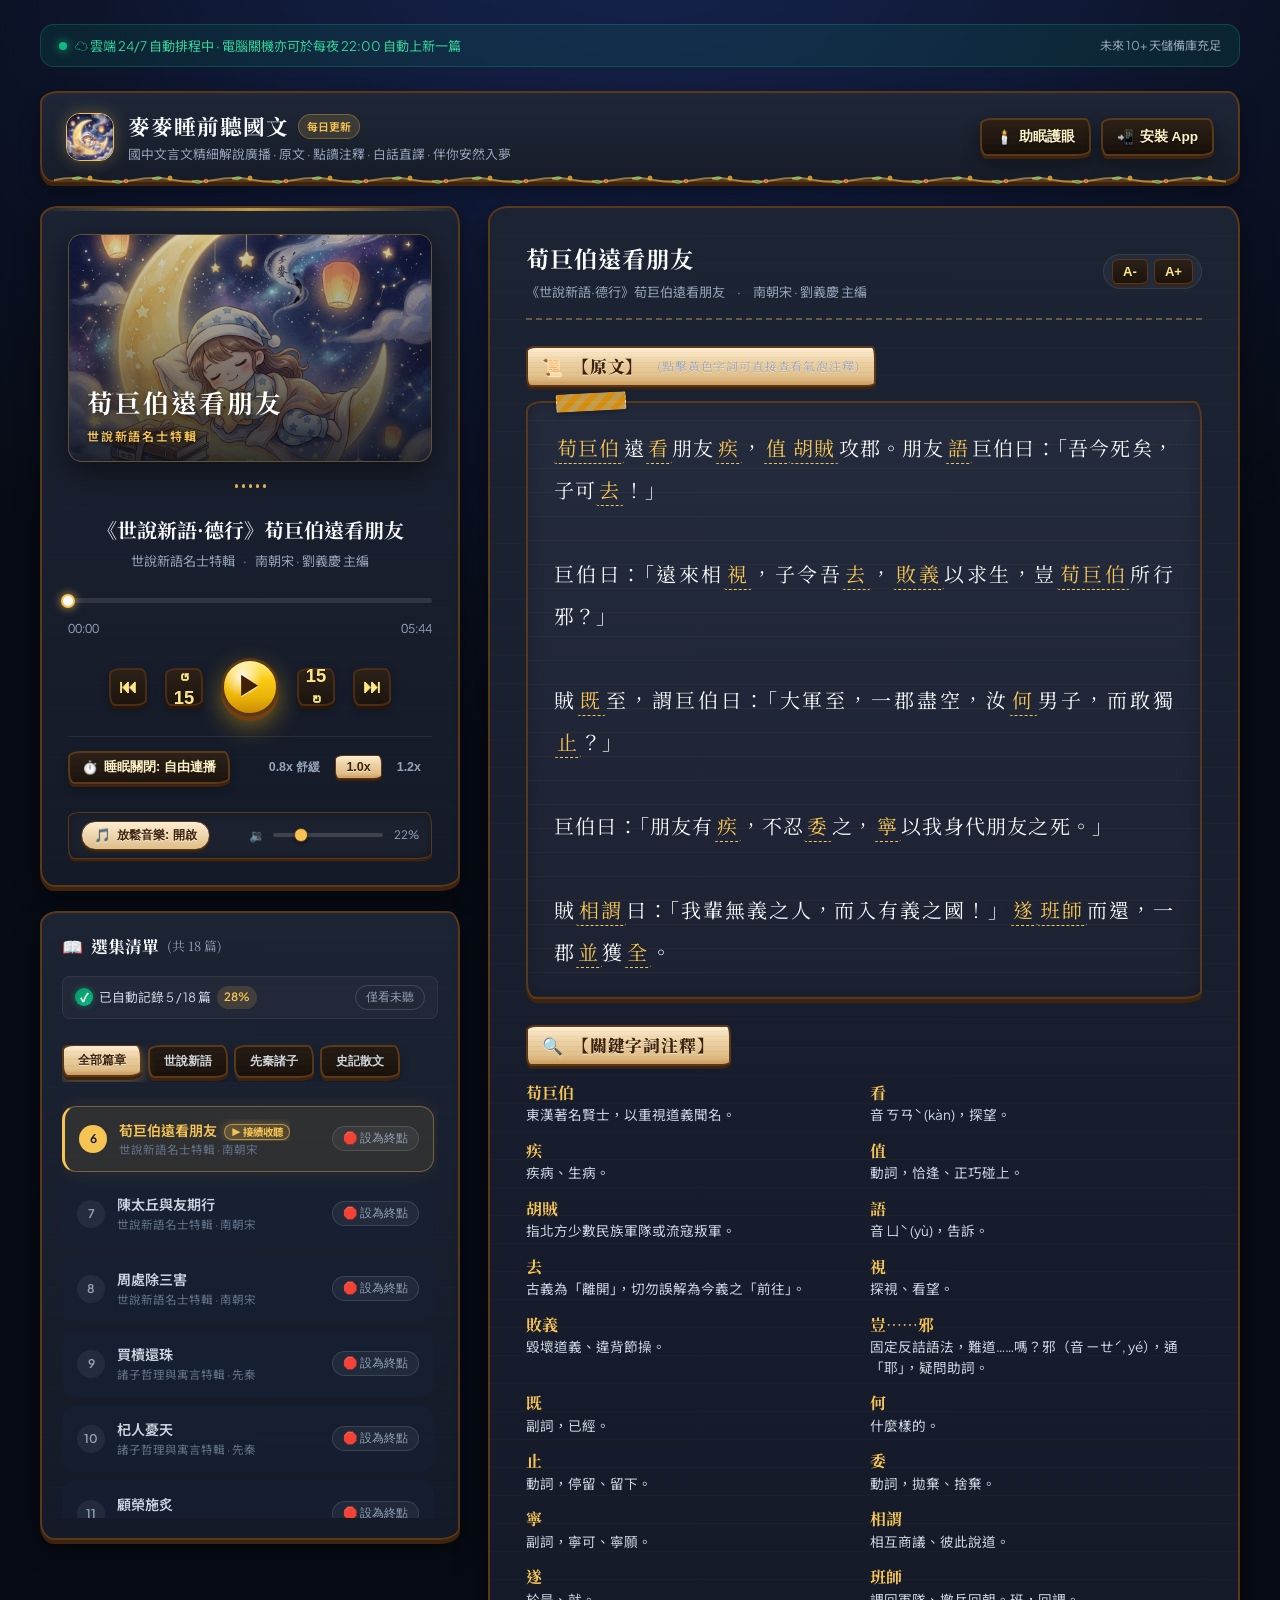
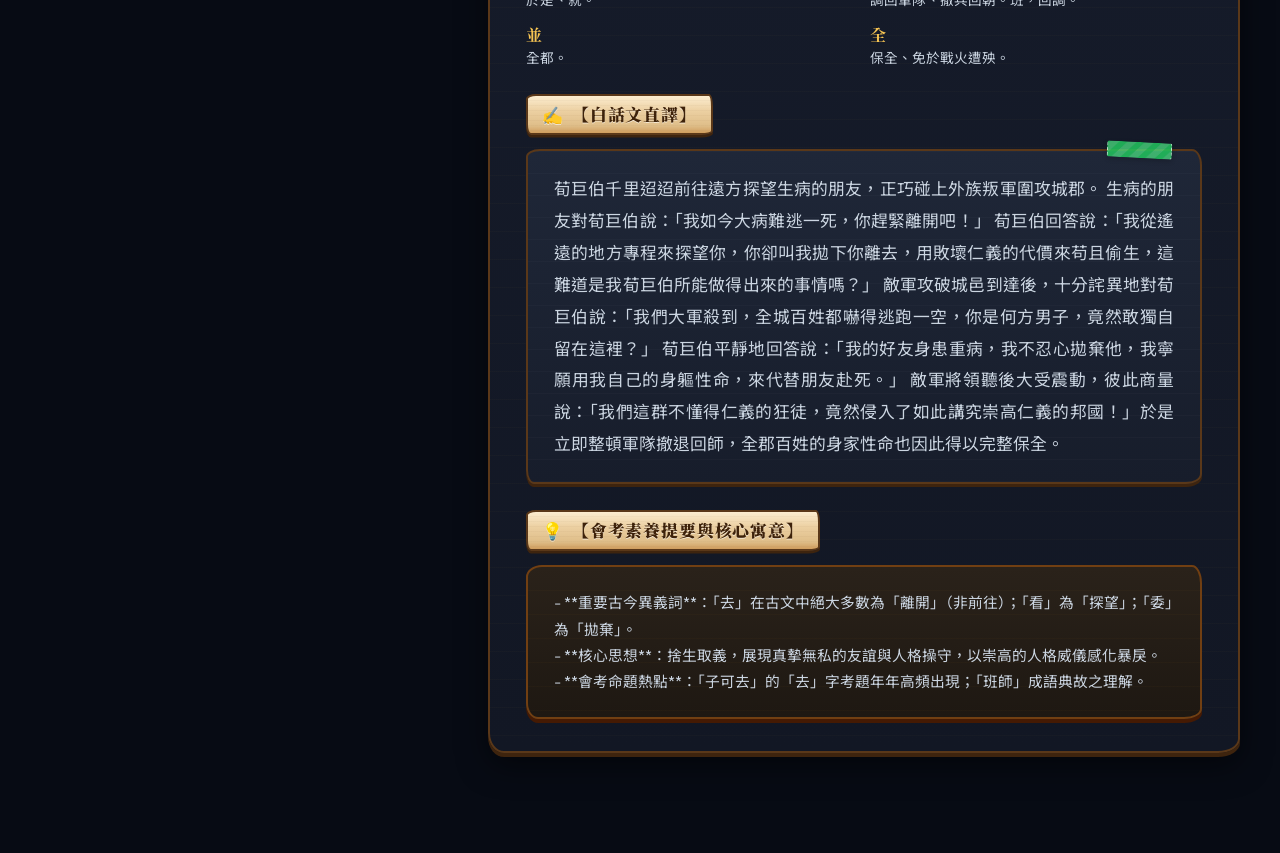
<file: docs/index.html>
<!DOCTYPE html>
<html lang="zh-TW">
<head>
  <meta charset="UTF-8">
  <meta name="viewport" content="width=device-width, initial-scale=1.0, maximum-scale=1.0, user-scalable=no">
  <title><span class="brand-title-text">麥麥睡前聽國文</span> 🌙 國中會考文言文睡眠廣播 | 逐篇白話直譯</title>
  <meta name="description" content="專為國中會考學生設計的文言文睡前聆聽平台，每日雲端定時自動上新一篇，逐篇客觀解讀世說新語與先秦諸子原文、字詞釋義與白話文直譯，支援關閉螢幕背景播放、智慧定篇關閉與夜間護眼模式。">
  
  <!-- PWA Manifest & Web App Meta -->
  <link rel="manifest" href="manifest.json">
  <meta name="theme-color" content="#070b14">
  <meta name="mobile-web-app-capable" content="yes">
  <meta name="apple-mobile-web-app-capable" content="yes">
  <meta name="apple-mobile-web-app-status-bar-style" content="black-translucent">
  <meta name="apple-mobile-web-app-title" content="麥麥睡前聽國文">
  <link rel="apple-touch-icon" href="assets/icon-192.png">

  <!-- 引入 Google Fonts (古典襯線思源宋體 + 現代清晰無襯線字體) -->
  <link rel="preconnect" href="https://fonts.googleapis.com">
  <link rel="preconnect" href="https://fonts.gstatic.com" crossorigin>
  <link href="https://fonts.googleapis.com/css2?family=Noto+Serif+TC:wght@500;700;900&family=Plus+Jakarta+Sans:wght@400;500;600;700&family=Noto+Sans+TC:wght@400;500;700&display=swap" rel="stylesheet">

  <link rel="stylesheet" href="styles.css?v=2.0.0">

  <!-- LINE 內嵌防呆與 Standalone 即刻判定腳本 -->
  <script>
    (function() {
      try {
        var ua = (navigator.userAgent || '').toLowerCase();
        if (ua.indexOf('line') > -1 && window.location.search.indexOf('openExternalBrowser=1') === -1) {
          var sep = window.location.href.indexOf('?') > -1 ? '&' : '?';
          window.location.href = window.location.href + sep + 'openExternalBrowser=1';
        }
        var isPWA = (window.matchMedia && (
                        window.matchMedia('(display-mode: standalone)').matches ||
                        window.matchMedia('(display-mode: fullscreen)').matches ||
                        window.matchMedia('(display-mode: minimal-ui)').matches
                    )) ||
                    window.navigator.standalone === true ||
                    window.location.search.indexOf('source=pwa') !== -1 ||
                    localStorage.getItem('sleep_classics_pwa_installed') === 'true';

        if (isPWA) {
          document.documentElement.classList.add('is-pwa-standalone');
        }
      } catch (e) {}

      // Service Worker 註冊與更新
      if ('serviceWorker' in navigator) {
        window.addEventListener('load', function() {
          navigator.serviceWorker.register('sw.js?v=101').then(function(reg) {
            if (typeof reg.update === 'function') reg.update();
          }).catch(function(err) {
            console.warn('SW register error:', err);
          });
        });
      }
    })();
  </script>
</head>
<body>

  <!-- 助眠星空背景微光 -->
  <div class="ambient-stars" id="ambientStars"></div>

  <!-- 主容器 -->
  <div class="app-container">
    
    <!-- 雲端排程自動更新狀態橫幅 -->
    <div class="cloud-status-banner">
      <div class="cloud-status-left">
        <span class="pulse-dot"></span>
        <span id="cloudStatusText">☁️ 雲端 24/7 自動排程中 · 電腦關機亦可於每夜 22:00 自動上新一篇</span>
      </div>
      <div class="cloud-status-right" id="cloudBufferText">
        未來 10+ 天儲備庫充足
      </div>
    </div>

    <!-- 頂部 Header -->
    <header class="header-bar">
      <div class="brand-wrapper">
        <img src="assets/icon-192.png" alt="麥麥" class="brand-logo-img">
        <div>
          <h1 class="brand-title">
            麥麥睡前聽國文
            <span class="brand-badge">每日更新</span>
          </h1>
          <p class="brand-subtitle">國中文言文精細解說廣播 · 原文 · 點讀注釋 · 白話直譯 · 伴你安然入夢</p>
        </div>
      </div>

      <div class="header-actions">
        <!-- OLED 純黑護眼模式切換 -->
        <button class="btn-action" id="btnToggleOled" title="開啟/關閉極致護眼睡眠模式（零藍光深邃黑）">
          <span id="oledIcon">🕯️</span>
          <span id="oledText">助眠護眼</span>
        </button>

        <!-- PWA 安裝按鈕 -->
        <button class="btn-action" id="btnInstallPwa" onclick="triggerPWAInstall()" title="安裝為手機/桌面 App">
          <span>📲</span>
          <span>安裝 App</span>
        </button>
      </div>
    </header>

    <!-- 行動版專用頂部吸頂導航分頁 (徹底解決手機版滑動卡頓與篇章找不到問題) -->
    <nav class="mobile-segmented-nav" id="mobileSegmentedNav">
      <button class="mobile-nav-btn active" data-tab="player" id="tabBtnPlayer">
        <span class="nav-btn-icon">🎧</span>
        <span class="nav-btn-text">正在播放</span>
      </button>
      <button class="mobile-nav-btn" data-tab="playlist" id="tabBtnPlaylist">
        <span class="nav-btn-icon">📖</span>
        <span class="nav-btn-text">選集清單</span>
        <span class="nav-btn-badge" id="mobileTabPlaylistCount">12</span>
      </button>
      <button class="mobile-nav-btn" data-tab="reading" id="tabBtnReading">
        <span class="nav-btn-icon">📜</span>
        <span class="nav-btn-text">文言精讀</span>
      </button>
    </nav>

    <!-- 主版面 Layout -->
    <main class="main-layout" id="mainLayout" data-mobile-tab="player">

      <!-- 左側欄：核心播放器與篇章清單 -->
      <section class="left-panel" id="mainLeftPanel">
        
        <!-- 播放器卡片 -->
        <div class="player-card" id="mainPlayerCard">
          <!-- 封面卡片 (麥麥童話繪本風插畫封面) -->
          <div class="track-art-box" id="playerArtBox">
            <img src="assets/cover.png" alt="麥麥睡前聽國文封面" class="track-cover-image" id="playerCoverImg">
            <div class="track-art-gradient-overlay"></div>
            <div class="track-art-text-container">
              <div class="track-art-chinese" id="playerCoverText">世說新語</div>
              <div class="track-art-sub" id="playerCoverSub">CLASSICAL BROADCAST</div>
            </div>
            <div class="track-art-halo"></div>
          </div>

          <!-- 音訊頻譜波形動畫 -->
          <div class="live-visualizer-bar" id="liveVisualizer">
            <div class="viz-stick"></div>
            <div class="viz-stick"></div>
            <div class="viz-stick"></div>
            <div class="viz-stick"></div>
            <div class="viz-stick"></div>
          </div>

          <!-- 曲目名稱與出處 -->
          <div class="track-info-header">
            <h2 class="track-current-title" id="playerTrackTitle">載入中...</h2>
            <div class="track-current-meta">
              <span id="playerTrackCategory">國中會考文言文</span>
              <span>·</span>
              <span id="playerTrackAuthor">經典解讀</span>
            </div>
          </div>

          <!-- 進度條 -->
          <div class="progress-container">
            <div class="progress-slider-wrapper" id="progressWrapper">
              <div class="progress-track">
                <div class="progress-fill" id="progressFill"></div>
              </div>
              <div class="progress-thumb" id="progressThumb"></div>
            </div>
            <div class="progress-time-row">
              <span id="timeCurrent">00:00</span>
              <span id="timeDuration">--:--</span>
            </div>
          </div>

          <!-- 播放控制按鈕 -->
          <div class="player-controls-row">
            <!-- 上一首 -->
            <button class="ctrl-btn" id="btnPrev" title="上一篇章">⏮</button>
            <!-- 快退 15 秒 -->
            <button class="ctrl-btn" id="btnRewind" title="倒退 15 秒">↺ 15</button>
            <!-- 播放 / 暫停 -->
            <button class="ctrl-btn btn-play-pause" id="btnPlayPause" title="播放 / 暫停">▶</button>
            <!-- 快進 15 秒 -->
            <button class="ctrl-btn" id="btnForward" title="前進 15 秒">15 ↻</button>
            <!-- 下一首 -->
            <button class="ctrl-btn" id="btnNext" title="下一篇章">⏭</button>
          </div>

          <!-- 播放計畫排程提示條 (當設定了定篇停止時亮起) -->
          <div class="queue-plan-alert" id="queuePlanAlert" style="display: none;">
            <span class="queue-plan-icon">🌙</span>
            <span class="queue-plan-text" id="queuePlanText">播完當前篇後停止</span>
            <button class="queue-plan-cancel" id="btnCancelQueuePlan" title="取消自動停止計畫">取消</button>
          </div>

          <!-- 輔助設定列：睡眠定時器與倍速切換 -->
          <div class="player-aux-bar">
            <!-- 睡眠定時 / 篇數停止選單按鈕 -->
            <button class="timer-chip" id="btnOpenSleepTimer" title="設定睡眠定時或連播篇數後自動停止">
              <span>⏱️</span>
              <span id="sleepTimerBadgeText">睡眠關閉: 自由連播</span>
            </button>

            <!-- 倍速切換 -->
            <div class="speed-selector-group">
              <button class="speed-btn" data-speed="0.8">0.8x 舒緩</button>
              <button class="speed-btn active" data-speed="1.0">1.0x</button>
              <button class="speed-btn" data-speed="1.2">1.2x</button>
            </div>
          </div>

          <!-- 睡前放鬆背景音樂控制列 (獨立音軌、柔和底襯、伴隨解說) -->
          <div class="bgm-control-bar" id="bgmControlBar">
            <button class="bgm-chip active" id="btnToggleBgm" title="開啟或關閉睡前放鬆背景音樂">
              <span class="bgm-icon">🎵</span>
              <span id="bgmBadgeText">放鬆音樂: 開啟</span>
            </button>
            <div class="bgm-slider-wrap" title="滑動調節背景音樂音量">
              <span class="bgm-vol-icon">🔉</span>
              <input type="range" id="bgmVolRange" class="bgm-vol-range" min="0" max="100" value="22" step="2" />
              <span id="bgmVolPercent" class="bgm-vol-percent">22%</span>
            </div>
          </div>

          <!-- 手機版快速查看選集按鈕 -->
          <button class="btn-mobile-jump-playlist" id="btnMobileJumpPlaylist" title="查看全部篇章選集">
            <span>📖</span>
            <span id="btnJumpPlaylistText">查看全部篇章選集清單</span>
            <span class="jump-arrow">❯</span>
          </button>
        </div>

        <!-- 播放清單卡片 -->
        <div class="playlist-card" id="mainPlaylistCard">
          <div class="playlist-header">
            <h3 class="playlist-title">
              <span>📖</span>
              <span>選集清單</span>
              <span style="font-size: 0.8rem; color: var(--text-muted); font-weight: 400;" id="playlistCount"></span>
            </h3>
          </div>

          <!-- 裝置收聽進度與已聽篩選 (播放完畢自動打勾記錄，免手動操作) -->
          <div class="listening-tracker-box" id="listeningTrackerBox">
            <div class="listening-stat-info">
              <span class="stat-check-badge">✓</span>
              <span id="listeningStatText">已自動記錄 0 / 18 篇</span>
              <span class="listening-progress-pill" id="listeningProgressPercent">0%</span>
            </div>
            <button class="filter-unread-toggle" id="btnFilterUnreadToggle" title="切換只顯示尚未聽過的篇章">
              <span>僅看未聽</span>
            </button>
          </div>

          <!-- 分類標籤切換 -->
          <div class="category-tabs" id="categoryTabs">
            <button class="cat-tab active" data-category="ALL">全部篇章</button>
            <button class="cat-tab" data-category="世說新語名士特輯">世說新語</button>
            <button class="cat-tab" data-category="諸子哲理與寓言特輯">先秦諸子</button>
            <button class="cat-tab" data-category="史記與經典散文特輯">史記散文</button>
          </div>

          <!-- 清單內容列表 -->
          <div class="playlist-items" id="playlistItems">
            <!-- 由 JavaScript 動態渲染 -->
          </div>
        </div>

      </section>

      <!-- 右側欄：文言文圖文對照與逐篇解析區 -->
      <section class="right-panel" id="mainReadingPanel">
        
        <article class="reading-card">
          <!-- 閱讀工具列 -->
          <div class="reading-toolbar">
            <div class="reading-title-group">
              <h2 class="reading-chapter-title" id="readingChapterTitle">王羲之坦腹東床</h2>
              <div class="reading-chapter-meta">
                <span id="readingChapterSource">《世說新語·雅量》</span>
                <span>·</span>
                <span id="readingChapterAuthor">劉義慶 主編</span>
              </div>
            </div>

            <!-- 字體縮放按鈕 -->
            <div class="font-size-controls">
              <button class="btn-font" id="btnFontDec" title="縮小字體">A-</button>
              <button class="btn-font" id="btnFontInc" title="放大字體">A+</button>
            </div>
          </div>

          <!-- 內容區 1：原文 (古典大字排版 + 點詞即時浮動注釋) -->
          <div class="section-block">
            <div class="section-label">
              <span>📜</span>
              <span>【原文】</span>
              <small style="font-size: 0.74rem; color: var(--text-muted); margin-left: 6px; font-weight: normal;">(點擊黃色字詞可直接查看氣泡注釋)</small>
            </div>
            <div class="original-box" id="originalBoxContainer">
              <p class="original-text-content" id="readingOriginalText">
                載入原文中...
              </p>
              <!-- 懸浮注釋氣泡 -->
              <div class="word-popover" id="wordPopover">
                <div class="popover-term" id="popoverTerm">詞彙</div>
                <div class="popover-note" id="popoverNote">釋義載入中...</div>
              </div>
            </div>
          </div>

          <!-- 內容區 2：關鍵字詞注釋 (卡片網格) -->
          <div class="section-block">
            <div class="section-label">
              <span>🔍</span>
              <span>【關鍵字詞注釋】</span>
            </div>
            <div class="vocab-grid" id="readingVocabGrid">
              <!-- 由 JavaScript 動態生成注釋卡片 -->
            </div>
          </div>

          <!-- 內容區 3：白話文直譯 -->
          <div class="section-block">
            <div class="section-label">
              <span>✍️</span>
              <span>【白話文直譯】</span>
            </div>
            <div class="translation-box">
              <p class="translation-text" id="readingTranslationText">
                載入直譯中...
              </p>
            </div>
          </div>

          <!-- 內容區 4：會考素養提要與核心寓意 -->
          <div class="section-block">
            <div class="section-label">
              <span>💡</span>
              <span>【會考素養提要與核心寓意】</span>
            </div>
            <div class="exam-points-box">
              <p class="exam-points-text" id="readingExamPointsText">
                載入會考要點中...
              </p>
            </div>
          </div>

        </article>

      </section>

    </main>

  </div>

  <!-- 睡眠定時與定篇關閉彈窗 (Sleep Timer & Episode Queue Modal) -->
  <div class="modal-overlay" id="sleepTimerModal">
    <div class="modal-dialog">
      <div class="modal-header">
        <h3 class="modal-title">
          <span>🌙</span>
          <span>睡眠自動停止設定</span>
        </h3>
        <button class="modal-close" id="btnCloseSleepTimer">✕</button>
      </div>

      <div class="timer-fade-tip">
        <span>✨</span>
        <span>智慧漸弱：在結束前最後 30 秒自動緩慢淡出音量，溫柔伴您入眠不驚醒。</span>
      </div>

      <!-- 模式 1：依篇數自動停止（睡前精準控制，推薦） -->
      <div class="modal-section-title">
        <span>📚 依篇數自動停止（推薦睡前聽 2~3 篇）</span>
      </div>
      <div class="timer-options-grid episode-options-grid">
        <button class="timer-opt-btn ep-opt-btn" data-episodes="1">
          <span>聽 1 篇即停</span>
          <small style="color: var(--text-muted);">約 4~5 分鐘</small>
        </button>
        <button class="timer-opt-btn ep-opt-btn" data-episodes="2">
          <span>聽 2 篇即停</span>
          <small style="color: var(--text-muted);">約 8~10 分鐘</small>
        </button>
        <button class="timer-opt-btn ep-opt-btn" data-episodes="3">
          <span>聽 3 篇即停</span>
          <small style="color: var(--accent-gold);">約 15 分鐘 · 推薦</small>
        </button>
        <button class="timer-opt-btn ep-opt-btn" data-episodes="4">
          <span>聽 4 篇即停</span>
          <small style="color: var(--text-muted);">約 18~20 分鐘</small>
        </button>
      </div>

      <!-- 模式 2：依時間倒數自動停止 -->
      <div class="modal-section-title" style="margin-top: 14px;">
        <span>⏱️ 依時間倒數自動停止</span>
      </div>
      <div class="timer-options-grid">
        <button class="timer-opt-btn" data-minutes="15">
          <span>15 分鐘</span>
          <small style="color: var(--text-muted);">小憩微放鬆</small>
        </button>
        <button class="timer-opt-btn" data-minutes="30">
          <span>30 分鐘</span>
          <small style="color: var(--text-muted);">睡前黃金期</small>
        </button>
        <button class="timer-opt-btn" data-minutes="45">
          <span>45 分鐘</span>
          <small style="color: var(--text-muted);">深度沉浸聽</small>
        </button>
        <button class="timer-opt-btn" data-minutes="60">
          <span>60 分鐘</span>
          <small style="color: var(--text-muted);">整夜安穩眠</small>
        </button>
        <button class="timer-opt-btn" data-minutes="off" style="grid-column: span 2; background: rgba(239, 68, 68, 0.1); border-color: rgba(239, 68, 68, 0.3); color: #f87171;">
          <span>取消自動停止 · 自由連續播放</span>
        </button>
      </div>
    </div>
  </div>

  <!-- 手機端吸底迷你播放條 (切換到選集清單或閱讀模式時常駐浮現) -->
  <div class="mobile-mini-player" id="mobileMiniPlayer">
    <img src="assets/icon-192.png" alt="封面" class="mini-player-thumb" id="miniPlayerThumb">
    <div class="mini-player-info" id="miniPlayerInfo">
      <div class="mini-player-title" id="miniPlayerTitle">王羲之坦腹東床</div>
      <div class="mini-player-sub" id="miniPlayerSub">世說新語名士特輯</div>
    </div>
    <div class="mini-player-actions">
      <button class="mini-btn-play" id="miniBtnPlayPause" title="播放 / 暫停">▶</button>
      <button class="mini-btn-next" id="miniBtnNext" title="下一篇">⏭</button>
    </div>
  </div>

  <!-- 音訊實例 (Audio Engine: playsinline 支援手機鎖定螢幕與背景播放) -->
  <audio id="audioEngine" playsinline webkit-playsinline preload="auto"></audio>

  <!-- 放鬆背景音樂實例 (Ambient Sleep Music: 獨立音軌、柔和底襯、無縫循環) -->
  <audio id="bgmAudio" playsinline webkit-playsinline loop preload="auto" src="audio/bgm_sleep_relax.m4a"></audio>

  <!-- 應用程式邏輯腳本 -->
  <script src="app.js"></script>

</body>
</html>
</file>
<file: docs/styles.css>
/* ==========================================================================
   國中會考文言文睡眠廣播 - 極致護眼暗夜美學 (Celestial Night Design System)
   聯合 UI / UX 設計師精雕細琢版本：
   - 專為床頭睡前場景優化 (零藍光干擾、超低記憶體佔用、柔和微光)
   - 點詞即時浮動注釋氣泡 (Interactive Word Popover)
   - 動態音訊頻譜波形 (Equalizer Spectrum)
   - 智慧睡眠漸弱控制 (30s Gentle Audio Fade-out)
   ========================================================================== */

:root {
  /* 核心色譜：深邃午夜、靜謐月光金、琥珀柔光 */
  --bg-primary: #070b14;
  --bg-gradient: radial-gradient(circle at 50% -20%, #172554 0%, #070b14 75%);
  --surface-glass: rgba(15, 23, 42, 0.72);
  --surface-card: rgba(22, 33, 56, 0.55);
  --surface-card-hover: rgba(30, 45, 76, 0.75);
  --surface-highlight: rgba(246, 196, 83, 0.08);

  --border-glass: rgba(255, 255, 255, 0.08);
  --border-focus: rgba(246, 196, 83, 0.45);
  
  --accent-gold: #f6c453;
  --accent-gold-hover: #fde047;
  --accent-gold-glow: rgba(246, 196, 83, 0.35);
  --accent-amber: #f59e0b;
  --accent-emerald: #10b981;
  --accent-cyan: #38bdf8;
  
  --text-main: #f8fafc;
  --text-secondary: #cbd5e1;
  --text-muted: #94a3b8;
  --text-dark: #64748b;

  --font-serif: "Noto Serif TC", "Source Han Serif TC", "Songti SC", serif;
  --font-sans: "Plus Jakarta Sans", "Noto Sans TC", system-ui, -apple-system, sans-serif;

  --radius-sm: 8px;
  --radius-md: 14px;
  --radius-lg: 22px;
  --radius-full: 9999px;
  
  --shadow-glow: 0 0 35px rgba(246, 196, 83, 0.2);
  --shadow-card: 0 10px 30px -10px rgba(0, 0, 0, 0.55);
  --transition-smooth: all 0.28s cubic-bezier(0.4, 0, 0.2, 1);
}

/* OLED 極致深邃睡眠暗屏模式 (純黑+微光琥珀，零藍光干擾) */
html.oled-mode {
  --bg-primary: #000000 !important;
  --bg-gradient: #000000 !important;
  --surface-glass: #090909 !important;
  --surface-card: #0d0d0d !important;
  --surface-card-hover: #141414 !important;
  --surface-highlight: rgba(217, 119, 6, 0.12) !important;
  --border-glass: #181818 !important;
  --border-focus: rgba(217, 119, 6, 0.5) !important;
  --accent-gold: #d97706 !important;
  --accent-gold-hover: #b45309 !important;
  --accent-gold-glow: rgba(217, 119, 6, 0.25) !important;
  --text-main: #e2a855 !important;
  --text-secondary: #a37233 !important;
  --text-muted: #785223 !important;
  --text-dark: #4a3417 !important;
  filter: contrast(0.92) brightness(0.85);
}

/* Reset & 基礎設定 */
*, *::before, *::after {
  box-sizing: border-box;
  margin: 0;
  padding: 0;
  -webkit-tap-highlight-color: transparent;
}

body {
  background-color: var(--bg-primary);
  background-image: var(--bg-gradient);
  background-attachment: fixed;
  color: var(--text-secondary);
  font-family: var(--font-sans);
  line-height: 1.6;
  min-height: 100vh;
  overflow-x: hidden;
  position: relative;
  transition: background 0.5s ease, color 0.5s ease;
}

/* 助眠星空微光動態背景 */
.ambient-stars {
  position: fixed;
  inset: 0;
  pointer-events: none;
  z-index: 0;
  background-image: 
    radial-gradient(1.5px 1.5px at 15% 20%, rgba(255, 255, 255, 0.45), transparent),
    radial-gradient(1px 1px at 35% 65%, rgba(246, 196, 83, 0.5), transparent),
    radial-gradient(2px 2px at 75% 25%, rgba(255, 255, 255, 0.55), transparent),
    radial-gradient(1.5px 1.5px at 85% 75%, rgba(56, 189, 248, 0.4), transparent),
    radial-gradient(1px 1px at 50% 40%, rgba(255, 255, 255, 0.3), transparent);
  opacity: 0.75;
  animation: starTwinkle 8s ease-in-out infinite alternate;
}

@keyframes starTwinkle {
  0% { opacity: 0.5; transform: scale(1); }
  50% { opacity: 0.85; transform: scale(1.02); }
  100% { opacity: 0.6; transform: scale(0.99); }
}

/* 應用主容器 */
.app-container {
  position: relative;
  z-index: 1;
  max-width: 1240px;
  margin: 0 auto;
  padding: 24px 20px 100px;
  display: flex;
  flex-direction: column;
  gap: 24px;
}

/* 雲端自動更新狀態橫幅 */
.cloud-status-banner {
  display: flex;
  align-items: center;
  justify-content: space-between;
  padding: 10px 18px;
  background: rgba(16, 185, 129, 0.1);
  border: 1px solid rgba(16, 185, 129, 0.25);
  border-radius: var(--radius-md);
  font-size: 0.82rem;
  color: #34d399;
}

.cloud-status-left {
  display: flex;
  align-items: center;
  gap: 8px;
}

.pulse-dot {
  width: 8px;
  height: 8px;
  border-radius: 50%;
  background: #10b981;
  box-shadow: 0 0 10px #10b981;
  animation: pulseDot 2s infinite;
}

@keyframes pulseDot {
  0%, 100% { opacity: 1; transform: scale(1); }
  50% { opacity: 0.4; transform: scale(0.85); }
}

.cloud-status-right {
  font-size: 0.76rem;
  color: var(--text-muted);
}

/* 頂部導航欄 (Header) */
.header-bar {
  display: flex;
  align-items: center;
  justify-content: space-between;
  padding: 16px 24px;
  background: var(--surface-glass);
  backdrop-filter: blur(16px);
  -webkit-backdrop-filter: blur(16px);
  border: 1px solid var(--border-glass);
  border-radius: var(--radius-lg);
  box-shadow: var(--shadow-card);
}

.brand-wrapper {
  display: flex;
  align-items: center;
  gap: 14px;
}

.brand-logo-img {
  width: 48px;
  height: 48px;
  border-radius: var(--radius-md);
  object-fit: cover;
  border: 1.5px solid var(--accent-gold);
  box-shadow: 0 0 16px rgba(246, 196, 83, 0.3);
  flex-shrink: 0;
}

.brand-icon {
  width: 44px;
  height: 44px;
  border-radius: var(--radius-md);
  background: linear-gradient(135deg, #1e293b, #0f172a);
  border: 1.5px solid var(--accent-gold);
  display: flex;
  align-items: center;
  justify-content: center;
  color: var(--accent-gold);
  font-size: 22px;
  box-shadow: 0 0 15px rgba(246, 196, 83, 0.2);
}

.brand-title {
  flex-wrap: wrap;
}
.brand-title-text {
  display: inline-block;
  white-space: nowrap;
}
.brand-title {
  font-family: var(--font-serif);
  font-size: 1.35rem;
  font-weight: 700;
  color: var(--text-main);
  letter-spacing: 0.05em;
  display: flex;
  align-items: center;
  gap: 8px;
}

.brand-badge {
  font-size: 0.68rem;
  padding: 3px 8px;
  background: rgba(246, 196, 83, 0.15);
  border: 1px solid rgba(246, 196, 83, 0.3);
  color: var(--accent-gold);
  border-radius: var(--radius-full);
  font-family: var(--font-sans);
  font-weight: 600;
  letter-spacing: 0;
}

.brand-subtitle {
  font-size: 0.8rem;
  color: var(--text-muted);
}

.header-actions {
  display: flex;
  align-items: center;
  gap: 10px;
}

/* 通用按鈕樣式 */
.btn-action {
  background: rgba(255, 255, 255, 0.05);
  border: 1px solid var(--border-glass);
  color: var(--text-secondary);
  padding: 8px 14px;
  border-radius: var(--radius-full);
  font-size: 0.85rem;
  cursor: pointer;
  display: inline-flex;
  align-items: center;
  gap: 6px;
  transition: var(--transition-smooth);
}

.btn-action:hover {
  background: rgba(255, 255, 255, 0.1);
  color: var(--text-main);
  border-color: var(--border-focus);
}

.btn-action.active {
  background: var(--surface-highlight);
  border-color: var(--accent-gold);
  color: var(--accent-gold);
}

/* ==========================================================================
   主要版面結構 (Grid Layout)
   ========================================================================== */
.main-layout {
  display: grid;
  grid-template-columns: 420px 1fr;
  gap: 28px;
  align-items: start;
}

@media (max-width: 980px) {
  .main-layout {
    grid-template-columns: 1fr;
  }
}

/* 左側欄：播放器與清單控制器 */
.left-panel {
  display: flex;
  flex-direction: column;
  gap: 24px;
  position: sticky;
  top: 24px;
}

/* ==========================================================================
   核心播放器卡片 (Player Card)
   ========================================================================== */
.player-card {
  background: var(--surface-glass);
  backdrop-filter: blur(20px);
  -webkit-backdrop-filter: blur(20px);
  border: 1px solid var(--border-glass);
  border-radius: var(--radius-lg);
  padding: 26px;
  box-shadow: var(--shadow-card), 0 0 40px rgba(0, 0, 0, 0.4);
  display: flex;
  flex-direction: column;
  gap: 20px;
  position: relative;
  overflow: hidden;
}

.player-card::before {
  content: "";
  position: absolute;
  top: 0;
  left: 0;
  right: 0;
  height: 3px;
  background: linear-gradient(90deg, transparent, var(--accent-gold), transparent);
  opacity: 0.75;
}

/* 專輯封面 / 篇章古典印章展現 (支援精美童話插畫封面) */
.track-art-box {
  width: 100%;
  aspect-ratio: 16 / 10;
  border-radius: var(--radius-md);
  background: linear-gradient(135deg, #111a2e, #0a0f1d);
  border: 1.5px solid rgba(246, 196, 83, 0.35);
  position: relative;
  overflow: hidden;
  box-shadow: 0 10px 30px rgba(0, 0, 0, 0.5), inset 0 0 30px rgba(0, 0, 0, 0.6);
}

.track-cover-image {
  position: absolute;
  inset: 0;
  width: 100%;
  height: 100%;
  object-fit: cover;
  object-position: center;
  transition: transform 0.8s cubic-bezier(0.16, 1, 0.3, 1);
}

.player-card.is-playing .track-cover-image {
  transform: scale(1.04);
}

.track-art-gradient-overlay {
  position: absolute;
  inset: 0;
  background: linear-gradient(180deg, rgba(7, 11, 20, 0.15) 0%, rgba(7, 11, 20, 0.82) 100%);
  z-index: 1;
}

.track-art-text-container {
  position: absolute;
  bottom: 14px;
  left: 18px;
  right: 18px;
  z-index: 2;
}

.track-art-chinese {
  font-family: var(--font-serif);
  font-size: 1.6rem;
  font-weight: 700;
  color: #fff;
  letter-spacing: 0.08em;
  text-shadow: 0 2px 10px rgba(0, 0, 0, 0.9), 0 0 20px rgba(246, 196, 83, 0.6);
  transition: transform 0.4s ease;
}

.track-art-sub {
  font-size: 0.75rem;
  color: var(--accent-gold);
  letter-spacing: 0.15em;
  margin-top: 4px;
  font-weight: 600;
  text-shadow: 0 1px 6px rgba(0, 0, 0, 0.9);
}

.track-art-halo {
  position: absolute;
  width: 180px;
  height: 180px;
  border-radius: 50%;
  background: radial-gradient(circle, rgba(246, 196, 83, 0.25) 0%, transparent 70%);
  filter: blur(20px);
  z-index: 1;
  animation: pulseGlow 4s ease-in-out infinite alternate;
}

@keyframes pulseGlow {
  0% { transform: scale(0.9); opacity: 0.4; }
  100% { transform: scale(1.3); opacity: 0.8; }
}

/* 篇章即時音訊頻譜條 (Equalizer Waves) */
.live-visualizer-bar {
  display: flex;
  align-items: center;
  justify-content: center;
  gap: 4px;
  height: 20px;
  margin-top: -6px;
}

.viz-stick {
  width: 3px;
  background: var(--accent-gold);
  border-radius: 2px;
  height: 4px;
  transition: height 0.15s ease;
}

.is-playing .viz-stick:nth-child(1) { animation: vizDance 0.8s infinite alternate 0.1s; }
.is-playing .viz-stick:nth-child(2) { animation: vizDance 0.6s infinite alternate 0.3s; }
.is-playing .viz-stick:nth-child(3) { animation: vizDance 0.9s infinite alternate 0.2s; }
.is-playing .viz-stick:nth-child(4) { animation: vizDance 0.7s infinite alternate 0.4s; }
.is-playing .viz-stick:nth-child(5) { animation: vizDance 1.0s infinite alternate 0.15s; }

@keyframes vizDance {
  0% { height: 4px; }
  100% { height: 18px; }
}

/* 曲目資訊 */
.track-info-header {
  text-align: center;
}

.track-current-title {
  font-family: var(--font-serif);
  font-size: 1.25rem;
  font-weight: 700;
  color: var(--text-main);
  line-height: 1.4;
  margin-bottom: 6px;
}

.track-current-meta {
  font-size: 0.82rem;
  color: var(--text-muted);
  display: flex;
  align-items: center;
  justify-content: center;
  gap: 8px;
}

/* 進度條與時間 */
.progress-container {
  display: flex;
  flex-direction: column;
  gap: 8px;
}

.progress-slider-wrapper {
  position: relative;
  width: 100%;
  height: 20px;
  display: flex;
  align-items: center;
  cursor: pointer;
}

.progress-track {
  width: 100%;
  height: 5px;
  background: rgba(255, 255, 255, 0.1);
  border-radius: var(--radius-full);
  position: relative;
  overflow: hidden;
}

.progress-fill {
  position: absolute;
  left: 0;
  top: 0;
  bottom: 0;
  width: 0%;
  background: linear-gradient(90deg, #eab308, var(--accent-gold));
  border-radius: var(--radius-full);
  box-shadow: 0 0 10px rgba(246, 196, 83, 0.5);
  transition: width 0.1s linear;
}

.progress-thumb {
  position: absolute;
  top: 50%;
  left: 0%;
  width: 14px;
  height: 14px;
  border-radius: 50%;
  background: var(--text-main);
  border: 2px solid var(--accent-gold);
  transform: translate(-50%, -50%);
  box-shadow: 0 0 10px rgba(246, 196, 83, 0.8);
  pointer-events: none;
  transition: left 0.1s linear;
}

.progress-time-row {
  display: flex;
  justify-content: space-between;
  font-size: 0.76rem;
  color: var(--text-muted);
  font-variant-numeric: tabular-nums;
}

/* 核心控制器按鈕區 */
.player-controls-row {
  display: flex;
  align-items: center;
  justify-content: center;
  gap: 18px;
}

.ctrl-btn {
  background: transparent;
  border: none;
  color: var(--text-secondary);
  font-size: 1.15rem;
  cursor: pointer;
  display: flex;
  align-items: center;
  justify-content: center;
  width: 38px;
  height: 38px;
  border-radius: 50%;
  transition: var(--transition-smooth);
}

.ctrl-btn:hover {
  color: var(--text-main);
  background: rgba(255, 255, 255, 0.08);
}

.btn-play-pause {
  width: 58px;
  height: 58px;
  border-radius: 50%;
  background: linear-gradient(135deg, #fcd34d, #f59e0b);
  color: #0b1120 !important;
  font-size: 1.45rem;
  box-shadow: 0 0 25px rgba(246, 196, 83, 0.35);
  transition: var(--transition-smooth);
}

.btn-play-pause:hover {
  transform: scale(1.06);
  box-shadow: 0 0 35px rgba(246, 196, 83, 0.55);
}

.btn-play-pause:active {
  transform: scale(0.96);
}

/* 輔助控制列：睡眠定時器 & 倍速設定 */
.player-aux-bar {
  display: flex;
  align-items: center;
  justify-content: space-between;
  flex-wrap: wrap;
  gap: 10px 8px;
  padding-top: 14px;
  border-top: 1px solid var(--border-glass);
}

.timer-chip {
  display: inline-flex;
  align-items: center;
  gap: 6px;
  padding: 6px 12px;
  border-radius: var(--radius-full);
  background: rgba(255, 255, 255, 0.04);
  border: 1px solid var(--border-glass);
  font-size: 0.8rem;
  color: var(--text-secondary);
  cursor: pointer;
  white-space: nowrap;
  word-break: keep-all;
  flex-shrink: 0;
  transition: var(--transition-smooth);
}

.timer-chip:hover {
  background: rgba(246, 196, 83, 0.1);
  border-color: var(--accent-gold);
  color: var(--accent-gold);
}

.timer-chip.active {
  background: rgba(246, 196, 83, 0.18);
  border-color: var(--accent-gold);
  color: var(--accent-gold);
  font-weight: 600;
  box-shadow: 0 0 15px rgba(246, 196, 83, 0.25);
}

.speed-selector-group {
  display: flex;
  align-items: center;
  gap: 4px;
  flex-shrink: 0;
  white-space: nowrap;
}

.speed-btn {
  background: transparent;
  border: 1px solid transparent;
  color: var(--text-muted);
  font-size: 0.78rem;
  padding: 4px 8px;
  border-radius: var(--radius-sm);
  cursor: pointer;
  white-space: nowrap;
  word-break: keep-all;
  transition: var(--transition-smooth);
}

.speed-btn:hover {
  color: var(--text-main);
  background: rgba(255, 255, 255, 0.06);
}

.speed-btn.active {
  color: var(--accent-gold);
  background: rgba(246, 196, 83, 0.12);
  border-color: rgba(246, 196, 83, 0.3);
  font-weight: 600;
}

/* ==========================================================================
   播放清單卡片 (Playlist Card)
   ========================================================================== */
.playlist-card {
  background: var(--surface-glass);
  backdrop-filter: blur(16px);
  -webkit-backdrop-filter: blur(16px);
  border: 1px solid var(--border-glass);
  border-radius: var(--radius-lg);
  padding: 20px;
  box-shadow: var(--shadow-card);
  display: flex;
  flex-direction: column;
  gap: 16px;
}

.playlist-header {
  display: flex;
  align-items: center;
  justify-content: space-between;
}

.playlist-title {
  font-family: var(--font-serif);
  font-size: 1.05rem;
  font-weight: 700;
  color: var(--text-main);
  display: flex;
  align-items: center;
  gap: 8px;
}

.category-tabs {
  display: flex;
  gap: 6px;
  overflow-x: auto;
  padding-bottom: 4px;
}

.cat-tab {
  padding: 5px 12px;
  border-radius: var(--radius-full);
  background: rgba(255, 255, 255, 0.04);
  border: 1px solid var(--border-glass);
  color: var(--text-muted);
  font-size: 0.76rem;
  cursor: pointer;
  white-space: nowrap;
  transition: var(--transition-smooth);
}

.cat-tab:hover {
  color: var(--text-secondary);
  background: rgba(255, 255, 255, 0.08);
}

.cat-tab.active {
  background: var(--surface-highlight);
  border-color: var(--accent-gold);
  color: var(--accent-gold);
  font-weight: 600;
}

.playlist-items {
  display: flex;
  flex-direction: column;
  gap: 8px;
  max-height: 420px;
  overflow-y: auto;
  padding-right: 4px;
}

/* 滾動條美化 */
.playlist-items::-webkit-scrollbar,
.reading-content::-webkit-scrollbar {
  width: 5px;
}
.playlist-items::-webkit-scrollbar-thumb,
.reading-content::-webkit-scrollbar-thumb {
  background: rgba(255, 255, 255, 0.15);
  border-radius: var(--radius-full);
}

.playlist-item {
  display: flex;
  align-items: center;
  justify-content: space-between;
  padding: 12px 14px;
  border-radius: var(--radius-md);
  background: var(--surface-card);
  border: 1px solid transparent;
  cursor: pointer;
  transition: var(--transition-smooth);
}

.playlist-item:hover {
  background: var(--surface-card-hover);
  border-color: rgba(255, 255, 255, 0.1);
  transform: translateX(3px);
}

.playlist-item.active {
  background: rgba(246, 196, 83, 0.1);
  border-color: rgba(246, 196, 83, 0.35);
  box-shadow: 0 0 20px rgba(246, 196, 83, 0.1);
}

.item-left {
  display: flex;
  align-items: center;
  gap: 12px;
  min-width: 0;
}

.item-badge {
  width: 28px;
  height: 28px;
  border-radius: 50%;
  background: rgba(255, 255, 255, 0.06);
  display: flex;
  align-items: center;
  justify-content: center;
  font-size: 0.75rem;
  font-weight: 600;
  color: var(--text-muted);
  flex-shrink: 0;
}

.playlist-item.active .item-badge {
  background: var(--accent-gold);
  color: #0f172a;
}

.item-meta {
  display: flex;
  flex-direction: column;
  min-width: 0;
}

.item-title {
  font-size: 0.88rem;
  font-weight: 600;
  color: var(--text-secondary);
  white-space: nowrap;
  overflow: hidden;
  text-overflow: ellipsis;
}

.playlist-item.active .item-title {
  color: var(--accent-gold);
}

.item-sub {
  font-size: 0.72rem;
  color: var(--text-dark);
}

.item-playing-indicator {
  display: none;
  gap: 2px;
  align-items: flex-end;
  height: 14px;
}

.playlist-item.active.is-playing .item-playing-indicator {
  display: flex;
}

.bar {
  width: 2.5px;
  background: var(--accent-gold);
  border-radius: 2px;
  animation: equalize 1s ease-in-out infinite alternate;
}
.bar:nth-child(1) { height: 60%; animation-delay: 0.1s; }
.bar:nth-child(2) { height: 100%; animation-delay: 0.3s; }
.bar:nth-child(3) { height: 40%; animation-delay: 0.2s; }

@keyframes equalize {
  0% { height: 25%; }
  100% { height: 100%; }
}

/* ==========================================================================
   右側欄：文言文圖文對照與沈浸閱讀區 (Reading Area)
   ========================================================================== */
.right-panel {
  display: flex;
  flex-direction: column;
  gap: 20px;
}

.reading-card {
  background: var(--surface-glass);
  backdrop-filter: blur(20px);
  -webkit-backdrop-filter: blur(20px);
  border: 1px solid var(--border-glass);
  border-radius: var(--radius-lg);
  padding: 32px 36px;
  box-shadow: var(--shadow-card);
  min-height: 600px;
  display: flex;
  flex-direction: column;
  gap: 26px;
  position: relative;
}

/* 閱讀工具列 */
.reading-toolbar {
  display: flex;
  align-items: center;
  justify-content: space-between;
  padding-bottom: 18px;
  border-bottom: 1px solid var(--border-glass);
}

.reading-title-group {
  display: flex;
  flex-direction: column;
  gap: 4px;
}

.reading-chapter-title {
  font-family: var(--font-serif);
  font-size: 1.45rem;
  font-weight: 700;
  color: var(--text-main);
  letter-spacing: 0.04em;
}

.reading-chapter-meta {
  font-size: 0.82rem;
  color: var(--text-muted);
  display: flex;
  align-items: center;
  gap: 12px;
}

.font-size-controls {
  display: flex;
  align-items: center;
  gap: 6px;
  background: rgba(255, 255, 255, 0.04);
  padding: 4px 8px;
  border-radius: var(--radius-full);
  border: 1px solid var(--border-glass);
}

.btn-font {
  background: transparent;
  border: none;
  color: var(--text-secondary);
  font-size: 0.82rem;
  font-weight: 600;
  padding: 3px 8px;
  border-radius: var(--radius-sm);
  cursor: pointer;
  transition: var(--transition-smooth);
}

.btn-font:hover {
  color: var(--accent-gold);
  background: rgba(255, 255, 255, 0.08);
}

/* 內容區塊 */
.section-block {
  display: flex;
  flex-direction: column;
  gap: 14px;
}

.section-label {
  font-family: var(--font-serif);
  font-size: 1.05rem;
  font-weight: 700;
  color: var(--accent-gold);
  display: inline-flex;
  align-items: center;
  gap: 8px;
  padding-bottom: 6px;
  border-bottom: 1.5px solid rgba(246, 196, 83, 0.3);
  width: fit-content;
}

/* 原文古雅展示 */
.original-box {
  background: rgba(10, 16, 29, 0.6);
  border: 1px solid rgba(246, 196, 83, 0.18);
  border-left: 4px solid var(--accent-gold);
  border-radius: var(--radius-md);
  padding: 22px 26px;
  box-shadow: inset 0 0 20px rgba(0, 0, 0, 0.3);
  position: relative;
}

.original-text-content {
  font-family: var(--font-serif);
  font-size: 1.25rem;
  line-height: 2.1;
  color: var(--text-main);
  letter-spacing: 0.06em;
  text-align: justify;
}

/* 關鍵字詞點擊高亮 */
.kw-term {
  color: var(--accent-gold);
  border-bottom: 1.5px dashed var(--accent-gold);
  cursor: pointer;
  padding: 1px 3px;
  border-radius: 3px;
  transition: var(--transition-smooth);
}

.kw-term:hover {
  background: rgba(246, 196, 83, 0.25);
}

/* 點詞即時浮動注釋氣泡 (Word Popover) */
.word-popover {
  position: absolute;
  background: #111c33;
  border: 1px solid var(--accent-gold);
  border-radius: var(--radius-md);
  padding: 12px 16px;
  box-shadow: 0 10px 25px rgba(0, 0, 0, 0.7), 0 0 20px rgba(246, 196, 83, 0.25);
  color: var(--text-main);
  font-size: 0.86rem;
  max-width: 320px;
  z-index: 100;
  pointer-events: auto;
  opacity: 0;
  transform: translateY(6px);
  transition: opacity 0.2s ease, transform 0.2s ease;
}

.word-popover.show {
  opacity: 1;
  transform: translateY(0);
}

.popover-term {
  font-family: var(--font-serif);
  font-size: 1rem;
  font-weight: 700;
  color: var(--accent-gold);
  margin-bottom: 4px;
}

.popover-note {
  font-size: 0.82rem;
  line-height: 1.5;
  color: var(--text-secondary);
}

/* 關鍵字詞卡片網格 */
.vocab-grid {
  display: grid;
  grid-template-columns: repeat(auto-fill, minmax(260px, 1fr));
  gap: 12px;
}

.vocab-card {
  background: var(--surface-card);
  border: 1px solid var(--border-glass);
  border-radius: var(--radius-md);
  padding: 12px 16px;
  display: flex;
  flex-direction: column;
  gap: 4px;
  transition: var(--transition-smooth);
}

.vocab-card:hover {
  background: var(--surface-card-hover);
  border-color: rgba(246, 196, 83, 0.3);
  transform: translateY(-2px);
}

.vocab-term-row {
  display: flex;
  align-items: center;
  gap: 8px;
}

.vocab-term {
  font-family: var(--font-serif);
  font-size: 1rem;
  font-weight: 700;
  color: var(--accent-gold);
}

.vocab-note {
  font-size: 0.85rem;
  color: var(--text-secondary);
  line-height: 1.5;
}

/* 白話文直譯 */
.translation-box {
  background: rgba(255, 255, 255, 0.02);
  border: 1px solid var(--border-glass);
  border-radius: var(--radius-md);
  padding: 22px 26px;
}

.translation-text {
  font-size: 1.05rem;
  line-height: 1.9;
  color: var(--text-secondary);
  text-align: justify;
}

/* 會考核心素養提要 */
.exam-points-box {
  background: linear-gradient(135deg, rgba(246, 196, 83, 0.06), rgba(245, 158, 11, 0.02));
  border: 1px solid rgba(246, 196, 83, 0.25);
  border-radius: var(--radius-md);
  padding: 20px 24px;
}

.exam-points-text {
  font-size: 0.92rem;
  line-height: 1.8;
  color: var(--text-secondary);
  white-space: pre-line;
}

/* ==========================================================================
   睡眠定時器彈窗 (Sleep Timer Modal)
   ========================================================================== */
.modal-overlay {
  position: fixed;
  inset: 0;
  background: rgba(0, 0, 0, 0.75);
  backdrop-filter: blur(8px);
  -webkit-backdrop-filter: blur(8px);
  display: flex;
  align-items: center;
  justify-content: center;
  z-index: 1000;
  opacity: 0;
  pointer-events: none;
  transition: opacity 0.3s ease;
}

.modal-overlay.open {
  opacity: 1;
  pointer-events: auto;
}

.modal-dialog {
  background: #0f172a;
  border: 1px solid rgba(246, 196, 83, 0.3);
  border-radius: var(--radius-lg);
  padding: 28px;
  width: 90%;
  max-width: 420px;
  box-shadow: 0 20px 50px rgba(0, 0, 0, 0.8), 0 0 30px rgba(246, 196, 83, 0.15);
  display: flex;
  flex-direction: column;
  gap: 20px;
  transform: translateY(20px);
  transition: transform 0.3s ease;
}

.modal-overlay.open .modal-dialog {
  transform: translateY(0);
}

.modal-header {
  display: flex;
  align-items: center;
  justify-content: space-between;
}

.modal-title {
  font-family: var(--font-serif);
  font-size: 1.2rem;
  color: var(--text-main);
  display: flex;
  align-items: center;
  gap: 8px;
}

.modal-close {
  background: transparent;
  border: none;
  color: var(--text-muted);
  font-size: 1.2rem;
  cursor: pointer;
}

.timer-options-grid {
  display: grid;
  grid-template-columns: repeat(2, 1fr);
  gap: 12px;
}

.timer-opt-btn {
  padding: 14px;
  border-radius: var(--radius-md);
  background: rgba(255, 255, 255, 0.05);
  border: 1px solid var(--border-glass);
  color: var(--text-secondary);
  font-size: 0.92rem;
  font-weight: 500;
  cursor: pointer;
  display: flex;
  flex-direction: column;
  align-items: center;
  gap: 4px;
  transition: var(--transition-smooth);
}

.timer-opt-btn:hover {
  background: rgba(246, 196, 83, 0.12);
  border-color: var(--accent-gold);
  color: var(--accent-gold);
}

.timer-opt-btn.active {
  background: var(--surface-highlight);
  border-color: var(--accent-gold);
  color: var(--accent-gold);
  font-weight: 600;
}

.timer-fade-tip {
  font-size: 0.78rem;
  color: var(--accent-gold);
  background: rgba(246, 196, 83, 0.1);
  padding: 8px 12px;
  border-radius: var(--radius-sm);
  display: flex;
  align-items: center;
  gap: 6px;
}

/* 播放排程與定篇提示條 (Queue Plan Alert) */
.queue-plan-alert {
  background: rgba(246, 196, 83, 0.12);
  border: 1px solid rgba(246, 196, 83, 0.35);
  border-radius: var(--radius-md);
  padding: 10px 14px;
  display: flex;
  align-items: center;
  justify-content: space-between;
  font-size: 0.82rem;
  color: var(--accent-gold);
  animation: fadeInAlert 0.3s ease;
  box-shadow: 0 0 15px rgba(246, 196, 83, 0.15);
}

@keyframes fadeInAlert {
  from { opacity: 0; transform: translateY(-4px); }
  to { opacity: 1; transform: translateY(0); }
}

.queue-plan-icon {
  font-size: 1rem;
  margin-right: 6px;
}

.queue-plan-text {
  flex: 1;
  font-weight: 500;
}

.queue-plan-cancel {
  background: rgba(255, 255, 255, 0.08);
  border: 1px solid rgba(255, 255, 255, 0.2);
  color: var(--text-secondary);
  border-radius: var(--radius-sm);
  padding: 3px 10px;
  font-size: 0.75rem;
  cursor: pointer;
  transition: var(--transition-smooth);
}

.queue-plan-cancel:hover {
  background: rgba(239, 68, 68, 0.25);
  border-color: rgba(239, 68, 68, 0.45);
  color: #fca5a5;
}

/* 清單項目右側操作 (設為終點按鈕) */
.item-right-actions {
  display: flex;
  align-items: center;
  gap: 8px;
  flex-shrink: 0;
}

.btn-set-stop-point {
  background: rgba(255, 255, 255, 0.05);
  border: 1px solid rgba(255, 255, 255, 0.12);
  color: var(--text-muted);
  padding: 4px 10px;
  border-radius: var(--radius-full);
  font-size: 0.72rem;
  cursor: pointer;
  transition: var(--transition-smooth);
  display: flex;
  align-items: center;
  gap: 4px;
}

.btn-set-stop-point:hover {
  background: rgba(246, 196, 83, 0.18);
  border-color: rgba(246, 196, 83, 0.4);
  color: var(--accent-gold);
}

.playlist-item.is-stop-target .btn-set-stop-point {
  background: rgba(246, 196, 83, 0.28);
  border-color: var(--accent-gold);
  color: var(--accent-gold);
  font-weight: 600;
  box-shadow: 0 0 12px rgba(246, 196, 83, 0.35);
}

/* 彈窗內的分區標題與篇數按鈕網格 */
.modal-section-title {
  font-size: 0.86rem;
  font-weight: 600;
  color: var(--text-main);
  display: flex;
  align-items: center;
  gap: 6px;
}

.episode-options-grid {
  grid-template-columns: repeat(2, 1fr);
  gap: 10px;
}

/* ==========================================================================
   手機端專屬導航與排版優化 (Mobile Responsive Architecture)
   ========================================================================== */
.mobile-segmented-nav {
  display: none;
  grid-template-columns: repeat(3, 1fr);
  gap: 6px;
  padding: 6px;
  background: rgba(15, 23, 42, 0.9);
  backdrop-filter: blur(20px);
  -webkit-backdrop-filter: blur(20px);
  border: 1px solid rgba(246, 196, 83, 0.25);
  border-radius: var(--radius-full);
  box-shadow: 0 8px 25px rgba(0, 0, 0, 0.5);
  position: sticky;
  top: 12px;
  z-index: 99;
  margin-bottom: 4px;
}

.mobile-nav-btn {
  background: transparent;
  border: none;
  color: var(--text-secondary);
  padding: 10px 8px;
  border-radius: var(--radius-full);
  font-size: 0.88rem;
  font-weight: 500;
  cursor: pointer;
  display: flex;
  align-items: center;
  justify-content: center;
  gap: 6px;
  transition: var(--transition-smooth);
}

.mobile-nav-btn:hover {
  color: var(--text-main);
  background: rgba(255, 255, 255, 0.05);
}

.mobile-nav-btn.active {
  background: var(--surface-highlight);
  border: 1px solid rgba(246, 196, 83, 0.35);
  color: var(--accent-gold);
  font-weight: 600;
  box-shadow: 0 0 15px rgba(246, 196, 83, 0.25);
}

.nav-btn-badge {
  font-size: 0.68rem;
  background: rgba(246, 196, 83, 0.25);
  color: var(--accent-gold);
  padding: 1px 7px;
  border-radius: 9999px;
  font-weight: bold;
}

.btn-mobile-jump-playlist {
  display: none;
  align-items: center;
  justify-content: space-between;
  padding: 13px 18px;
  background: rgba(246, 196, 83, 0.12);
  border: 1px solid rgba(246, 196, 83, 0.35);
  border-radius: var(--radius-md);
  color: var(--accent-gold);
  font-size: 0.9rem;
  font-weight: 600;
  cursor: pointer;
  transition: var(--transition-smooth);
  box-shadow: 0 4px 15px rgba(0, 0, 0, 0.2);
}

.btn-mobile-jump-playlist:hover {
  background: rgba(246, 196, 83, 0.22);
  transform: translateY(-1px);
}

.jump-arrow {
  font-size: 1rem;
  opacity: 0.8;
}

/* 手機端吸底迷你播放條 (常駐控制) */
.mobile-mini-player {
  position: fixed;
  bottom: 16px;
  left: 16px;
  right: 16px;
  z-index: 1000;
  background: rgba(15, 23, 42, 0.94);
  backdrop-filter: blur(25px);
  -webkit-backdrop-filter: blur(25px);
  border: 1.5px solid rgba(246, 196, 83, 0.35);
  border-radius: var(--radius-lg);
  padding: 10px 14px;
  display: none;
  align-items: center;
  justify-content: space-between;
  gap: 12px;
  box-shadow: 0 12px 35px rgba(0, 0, 0, 0.8), 0 0 20px rgba(246, 196, 83, 0.2);
  animation: slideUp 0.3s ease;
}

@keyframes slideUp {
  from { opacity: 0; transform: translateY(20px); }
  to { opacity: 1; transform: translateY(0); }
}

.mini-player-thumb {
  width: 42px;
  height: 42px;
  border-radius: var(--radius-sm);
  object-fit: cover;
  border: 1px solid rgba(246, 196, 83, 0.4);
  flex-shrink: 0;
}

.mini-player-info {
  flex: 1;
  min-width: 0;
  cursor: pointer;
}

.mini-player-title {
  font-size: 0.88rem;
  font-weight: 600;
  color: #fff;
  white-space: nowrap;
  overflow: hidden;
  text-overflow: ellipsis;
}

.mini-player-sub {
  font-size: 0.72rem;
  color: var(--accent-gold);
  white-space: nowrap;
  overflow: hidden;
  text-overflow: ellipsis;
  margin-top: 2px;
}

.mini-player-actions {
  display: flex;
  align-items: center;
  gap: 10px;
}

.mini-btn-play {
  width: 38px;
  height: 38px;
  border-radius: 50%;
  background: var(--accent-gold);
  color: #080c16;
  border: none;
  font-size: 1.1rem;
  cursor: pointer;
  display: flex;
  align-items: center;
  justify-content: center;
  font-weight: bold;
  box-shadow: 0 0 12px rgba(246, 196, 83, 0.4);
}

.mini-btn-next {
  background: transparent;
  border: none;
  color: var(--text-secondary);
  font-size: 1.2rem;
  cursor: pointer;
  padding: 4px;
}

/* PWA Standalone 隱藏安裝按鈕規則 */
html.is-pwa-standalone #btnInstallPwa {
  display: none !important;
}

/* 平板與手機版排版微調 (Max-width 980px) */
@media (max-width: 980px) {
  .left-panel {
    position: static !important;
  }

  .mobile-segmented-nav {
    display: grid !important;
  }

  .btn-mobile-jump-playlist {
    display: flex !important;
  }

  /* 依活頁籤切換內容顯示 */
  #mainLayout[data-mobile-tab="player"] #mainPlayerCard {
    display: flex !important;
  }
  #mainLayout[data-mobile-tab="player"] #mainPlaylistCard {
    display: none !important;
  }
  #mainLayout[data-mobile-tab="player"] #mainReadingPanel {
    display: block !important;
  }
  #mainLayout[data-mobile-tab="player"] #mobileMiniPlayer {
    display: none !important;
  }

  #mainLayout[data-mobile-tab="playlist"] #mainPlayerCard {
    display: none !important;
  }
  #mainLayout[data-mobile-tab="playlist"] #mainPlaylistCard {
    display: flex !important;
    width: 100% !important;
  }
  #mainLayout[data-mobile-tab="playlist"] .playlist-items {
    max-height: none !important;
    overflow-y: visible !important;
  }
  #mainLayout[data-mobile-tab="playlist"] #mainReadingPanel {
    display: none !important;
  }
  #mainLayout[data-mobile-tab="playlist"] #mobileMiniPlayer {
    display: flex !important;
  }

  #mainLayout[data-mobile-tab="reading"] #mainPlayerCard {
    display: none !important;
  }
  #mainLayout[data-mobile-tab="reading"] #mainPlaylistCard {
    display: none !important;
  }
  #mainLayout[data-mobile-tab="reading"] #mainReadingPanel {
    display: block !important;
    width: 100% !important;
  }
  #mainLayout[data-mobile-tab="reading"] #mobileMiniPlayer {
    display: flex !important;
  }
}

/* 手機直向螢幕進階微調 (Max-width 640px) */
@media (max-width: 640px) {
  .app-container {
    padding: 12px 10px 100px;
    gap: 14px;
  }
  .header-bar {
    padding: 10px 12px;
  }
  .brand-title {
    font-size: 1.15rem;
    flex-wrap: wrap;
    gap: 6px;
  }
  .brand-title-text {
    display: inline-block;
    white-space: nowrap;
    word-break: keep-all;
  }
  .brand-badge {
    white-space: nowrap;
  }
  .brand-logo-img {
    width: 40px;
    height: 40px;
  }
  .player-card {
    padding: 18px 16px;
    gap: 16px;
  }
  .reading-card {
    padding: 18px 14px;
  }
  .playlist-card {
    padding: 16px 12px;
  }
}


/* 🌿 麥麥自然風格：手繪嫩葉藤蔓裝飾分隔線 (Vine Divider) */
.header-bar {
  position: relative;
}
.header-bar::after {
  content: '';
  position: absolute;
  bottom: -6px;
  left: 12px;
  right: 12px;
  height: 12px;
  background-image: url("data:image/svg+xml,%3Csvg xmlns='http://www.w3.org/2000/svg' viewBox='0 0 80 12' width='80' height='12'%3E%3Cpath d='M0,6 Q20,2 40,6 T80,6' fill='none' stroke='%23f6c453' stroke-width='2' stroke-linecap='round' opacity='0.55'/%3E%3Cpath d='M18,5 Q24,1 28,4 Q24,7 18,5 Z' fill='%234ade80' stroke='%23f6c453' stroke-width='0.8' opacity='0.75'/%3E%3Ccircle cx='36' cy='4' r='2' fill='%23f59e0b' stroke='%23f6c453' stroke-width='0.8' opacity='0.85'/%3E%3Cpath d='M58,7 Q64,11 68,8 Q64,5 58,7 Z' fill='%2310b981' stroke='%23f6c453' stroke-width='0.8' opacity='0.75'/%3E%3Ccircle cx='72' cy='7' r='1.8' fill='%23f43f5e' stroke='%23f6c453' stroke-width='0.8' opacity='0.85'/%3E%3C/svg%3E");
  background-repeat: repeat-x;
  background-size: 80px 12px;
  pointer-events: none;
  z-index: 5;
}

/* 🌿 閱讀區標題與分區的手繪綠葉藤蔓裝飾分隔線 */
.reading-toolbar {
  position: relative;
  border-bottom: none !important;
}
.reading-toolbar::after {
  content: '';
  position: absolute;
  bottom: 0;
  left: 0;
  right: 0;
  height: 12px;
  background-image: url("data:image/svg+xml,%3Csvg xmlns='http://www.w3.org/2000/svg' viewBox='0 0 80 12' width='80' height='12'%3E%3Cpath d='M0,6 Q20,2 40,6 T80,6' fill='none' stroke='%23f6c453' stroke-width='1.8' stroke-linecap='round' opacity='0.45'/%3E%3Cpath d='M18,5 Q24,1 28,4 Q24,7 18,5 Z' fill='%234ade80' stroke='%23f6c453' stroke-width='0.8' opacity='0.6'/%3E%3Ccircle cx='36' cy='4' r='1.8' fill='%23f59e0b' stroke='%23f6c453' stroke-width='0.8' opacity='0.7'/%3E%3Cpath d='M58,7 Q64,11 68,8 Q64,5 58,7 Z' fill='%2310b981' stroke='%23f6c453' stroke-width='0.8' opacity='0.6'/%3E%3C/svg%3E");
  background-repeat: repeat-x;
  background-size: 80px 12px;
  pointer-events: none;
}

/* 🌿 各段落分區標籤小藤蔓底線 */
.section-label {
  border-bottom: none !important;
  position: relative;
  padding-bottom: 8px;
}
.section-label::after {
  content: '';
  position: absolute;
  bottom: 0;
  left: 0;
  width: 100%;
  min-width: 80px;
  height: 10px;
  background-image: url("data:image/svg+xml,%3Csvg xmlns='http://www.w3.org/2000/svg' viewBox='0 0 80 12' width='80' height='12'%3E%3Cpath d='M0,6 Q20,2 40,6 T80,6' fill='none' stroke='%23f6c453' stroke-width='1.8' stroke-linecap='round' opacity='0.6'/%3E%3Cpath d='M18,5 Q24,1 28,4 Q24,7 18,5 Z' fill='%234ade80' opacity='0.75'/%3E%3Ccircle cx='36' cy='4' r='1.8' fill='%23f59e0b' opacity='0.85'/%3E%3C/svg%3E");
  background-repeat: repeat-x;
  background-size: 80px 12px;
  pointer-events: none;
}


/* ========================================================
   📜 麥麥筆記卡通手帳紙張與便簽卡片風格 (Miley Notes Paper & Notepad Style)
   ======================================================== */

/* 1. 閱讀區主容器：像一本手繪手帳本頁 (Stationery Notebook Page) */
.reading-card {
  background: 
    repeating-linear-gradient(180deg, transparent 0px, transparent 27px, rgba(246, 196, 83, 0.04) 28px),
    linear-gradient(180deg, #1c2333 0%, #161c2b 50%, #121724 100%) !important;
  border: 2.5px solid #5a3819 !important;
  border-radius: 20px 14px 22px 16px / 16px 22px 14px 20px !important;
  box-shadow: 
    0 4px 0 #3e240e,
    0 12px 30px rgba(0, 0, 0, 0.5) !important;
  position: relative;
}

/* 頂部閱讀工具列：手繪手帳分割線 */
.reading-toolbar {
  border-bottom: 2px dashed rgba(246, 196, 83, 0.35) !important;
  padding-bottom: 16px !important;
}
.reading-toolbar::after {
  display: none !important; /* 移除重複生硬的分隔條 */
}

/* 分區標籤：卡通手帳小印章貼紙 */
.section-label {
  border-bottom: none !important;
  padding: 5px 14px !important;
  background: 
    repeating-linear-gradient(180deg, transparent 0px, transparent 4px, rgba(110, 68, 28, 0.08) 5px),
    linear-gradient(180deg, #fcedd0 0%, #ecd0a2 40%, #dfbe89 80%, #cf9d5d 100%) !important;
  color: #3e220a !important;
  border: 2px solid #5a3819 !important;
  border-radius: 10px 4px 12px 5px / 5px 12px 4px 10px !important;
  box-shadow: 0 2.5px 0 #3e240e !important;
  font-weight: 900 !important;
  letter-spacing: 0.05em !important;
  text-shadow: 0 1px 0 rgba(255, 255, 255, 0.6) !important;
}
.section-label::after {
  display: none !important;
}

/* 2. 【原文】區塊：暖黃羊皮紙手繪方格手帳卡片 (Warm Parchment Note Box) */
.original-box {
  background: 
    repeating-linear-gradient(0deg, rgba(246, 196, 83, 0.04) 0px, rgba(246, 196, 83, 0.04) 1px, transparent 1px, transparent 24px),
    linear-gradient(180deg, #242b3d 0%, #1c2232 100%) !important;
  border: 2.5px solid #5a3819 !important;
  border-left: 2.5px solid #5a3819 !important;
  border-radius: 16px 8px 18px 10px / 10px 18px 8px 16px !important;
  box-shadow: 
    0 4px 0 #3e240e,
    inset 0 0 16px rgba(0, 0, 0, 0.25) !important;
  padding: 24px 26px !important;
  position: relative;
}

/* 原文卡片左上角紙膠帶裝飾 (Cute Washi Tape Accent) */
.original-box::before {
  content: '';
  position: absolute;
  top: -10px;
  left: 28px;
  width: 70px;
  height: 18px;
  background: repeating-linear-gradient(
    -45deg,
    rgba(246, 196, 83, 0.75),
    rgba(246, 196, 83, 0.75) 6px,
    rgba(245, 158, 11, 0.85) 6px,
    rgba(245, 158, 11, 0.85) 12px
  );
  border-left: 1.5px dashed rgba(255, 255, 255, 0.7);
  border-right: 1.5px dashed rgba(255, 255, 255, 0.7);
  box-shadow: 0 2px 5px rgba(0, 0, 0, 0.25);
  transform: rotate(-3deg);
  border-radius: 2px;
  pointer-events: none;
}

/* 3. 【白話文直譯】區塊：清爽米白卡通便簽紙 (Parchment Paper Memo Box) */
.translation-box {
  background: 
    repeating-linear-gradient(0deg, rgba(255, 255, 255, 0.02) 0px, rgba(255, 255, 255, 0.02) 1px, transparent 1px, transparent 22px),
    linear-gradient(180deg, #1f2738 0%, #171d2b 100%) !important;
  border: 2px solid #5a3819 !important;
  border-radius: 14px 10px 16px 8px / 8px 16px 10px 14px !important;
  box-shadow: 0 3px 0 #3e240e !important;
  padding: 22px 26px !important;
  position: relative;
}

/* 白話文右上角紙膠帶裝飾 */
.translation-box::before {
  content: '';
  position: absolute;
  top: -9px;
  right: 28px;
  width: 65px;
  height: 16px;
  background: repeating-linear-gradient(
    -45deg,
    rgba(74, 222, 128, 0.75),
    rgba(74, 222, 128, 0.75) 6px,
    rgba(34, 197, 94, 0.85) 6px,
    rgba(34, 197, 94, 0.85) 12px
  );
  border-left: 1.5px dashed rgba(255, 255, 255, 0.7);
  border-right: 1.5px dashed rgba(255, 255, 255, 0.7);
  box-shadow: 0 2px 5px rgba(0, 0, 0, 0.2);
  transform: rotate(3deg);
  border-radius: 2px;
  pointer-events: none;
}

/* 4. 【字詞注釋】小卡片：手切便簽隨身小卡 (Flashcards) */
.vocab-card {
  background: linear-gradient(180deg, #222a3a 0%, #19202e 100%) !important;
  border: 2px solid #5a3819 !important;
  border-radius: 12px 6px 14px 6px / 6px 14px 6px 12px !important;
  box-shadow: 0 3px 0 #3e240e !important;
  transition: all 0.22s cubic-bezier(0.34, 1.56, 0.64, 1) !important;
}
.vocab-card:hover {
  transform: translateY(-3px) scale(1.02) !important;
  border-color: #f6c453 !important;
  box-shadow: 0 5px 0 #3e240e, 0 8px 18px rgba(246, 196, 83, 0.2) !important;
}

/* 5. 【會考素養提要】區塊：暖橙色重點便簽本 (Orange Highlight Memo) */
.exam-points-box {
  background: 
    repeating-linear-gradient(180deg, transparent 0px, transparent 23px, rgba(245, 158, 11, 0.05) 24px),
    linear-gradient(180deg, #2a221a 0%, #1e1812 100%) !important;
  border: 2.5px solid #713f12 !important;
  border-radius: 16px 10px 18px 12px / 12px 18px 10px 16px !important;
  box-shadow: 0 4px 0 #451a03 !important;
  padding: 22px 26px !important;
  position: relative;
}

/* 6. 播放器卡片與選集卡片：手繪質感外框 */
.player-card,
.playlist-card {
  border: 2.5px solid #5a3819 !important;
  border-radius: 18px 12px 20px 14px / 14px 20px 12px 18px !important;
  box-shadow: 0 4px 0 #3e240e, 0 10px 24px rgba(0, 0, 0, 0.45) !important;
  background: 
    repeating-linear-gradient(180deg, transparent 0px, transparent 24px, rgba(255, 255, 255, 0.015) 25px),
    linear-gradient(180deg, #1c2333 0%, #141a27 100%) !important;
}

/* 頂部 Header 外框同步卡通化 */
.header-bar {
  border: 2.5px solid #5a3819 !important;
  border-radius: 18px 12px 18px 12px / 12px 18px 12px 18px !important;
  box-shadow: 0 4px 0 #3e240e, 0 8px 20px rgba(0, 0, 0, 0.4) !important;
  background: linear-gradient(180deg, #1f2738 0%, #161c28 100%) !important;
}


/* ========================================================
   🪵 麥麥筆記溫暖手繪卡通立體按鍵風格 (Miley Notes Cartoon Style Buttons)
   ======================================================== */

/* 1. 頂部操作按鈕 (助眠護眼 / 安裝 App) */
.btn-action {
  border-radius: 12px 6px 14px 6px / 6px 14px 6px 12px !important;
  border: 2px solid #5a3819 !important;
  background: 
    repeating-linear-gradient(180deg, transparent 0px, transparent 4px, rgba(110, 68, 28, 0.06) 5px, transparent 6px),
    linear-gradient(180deg, #2a2016 0%, #1f1710 60%, #150f09 100%) !important;
  color: #fef3c7 !important;
  font-weight: 800 !important;
  box-shadow: 0 3px 0 #3e240e, 0 6px 16px rgba(0, 0, 0, 0.4) !important;
  transition: all 0.22s cubic-bezier(0.34, 1.56, 0.64, 1) !important;
  text-shadow: 0 1px 2px rgba(0,0,0,0.6) !important;
}
.btn-action:hover {
  transform: translateY(-2px) scale(1.03) !important;
  border-color: #f6c453 !important;
  color: #ffffff !important;
  box-shadow: 0 5px 0 #3e240e, 0 8px 20px rgba(246, 196, 83, 0.3) !important;
}
.btn-action:active {
  transform: translateY(2px) scale(0.97) !important;
  box-shadow: 0 1px 0 #3e240e !important;
}

/* 2. 手機端分頁導航按鈕 (正在播放 / 選集清單 / 文言精讀) */
.mobile-nav-btn {
  border-radius: 14px 8px 14px 8px / 8px 14px 8px 14px !important;
  border: 2px solid rgba(90, 56, 25, 0.6) !important;
  font-weight: 800 !important;
  transition: all 0.22s cubic-bezier(0.34, 1.56, 0.64, 1) !important;
}
.mobile-nav-btn.active {
  background: 
    repeating-linear-gradient(180deg, transparent 0px, transparent 4px, rgba(110, 68, 28, 0.08) 5px, transparent 6px),
    linear-gradient(180deg, #fcedd0 0%, #ecd0a2 40%, #dfbe89 80%, #cf9d5d 100%) !important;
  border: 2px solid #5a3819 !important;
  color: #3e220a !important;
  text-shadow: 0 1px 0 rgba(255, 255, 255, 0.7) !important;
  box-shadow: 0 3px 0 #3e240e, 0 6px 14px rgba(246, 196, 83, 0.3) !important;
  transform: translateY(-1px) !important;
}

/* 3. 核心播放控制大按鈕 (播放/暫停 經典木質金黃卡通大按鈕) */
.btn-play-pause {
  border-radius: 50% !important;
  border: 3.5px solid #5a3819 !important;
  background: 
    radial-gradient(circle at 35% 30%, #fff7ed 0%, transparent 40%),
    linear-gradient(180deg, #fef08a 0%, #facc15 35%, #eab308 70%, #ca8a04 100%) !important;
  color: #422006 !important;
  font-size: 26px !important;
  box-shadow: 0 5px 0 #713f12, 0 10px 24px rgba(234, 179, 8, 0.45) !important;
  transition: all 0.2s cubic-bezier(0.34, 1.56, 0.64, 1) !important;
  text-shadow: 0 1px 1px rgba(255, 255, 255, 0.8) !important;
}
.btn-play-pause:hover {
  transform: translateY(-3px) scale(1.08) !important;
  box-shadow: 0 8px 0 #713f12, 0 14px 28px rgba(234, 179, 8, 0.6) !important;
}
.btn-play-pause:active {
  transform: translateY(2px) scale(0.95) !important;
  box-shadow: 0 2px 0 #713f12 !important;
}

/* 上下一篇與快進倒退輔助按鈕 */
.ctrl-btn:not(.btn-play-pause) {
  border-radius: 12px 6px 12px 6px / 6px 12px 6px 12px !important;
  border: 2px solid #4a2d14 !important;
  background: linear-gradient(180deg, #2b2118 0%, #1c150e 100%) !important;
  color: #fde68a !important;
  font-weight: 800 !important;
  box-shadow: 0 3px 0 #281708, 0 4px 10px rgba(0,0,0,0.3) !important;
  transition: all 0.2s cubic-bezier(0.34, 1.56, 0.64, 1) !important;
}
.ctrl-btn:not(.btn-play-pause):hover {
  transform: translateY(-2px) scale(1.05) !important;
  border-color: #f6c453 !important;
  color: #ffffff !important;
  box-shadow: 0 4px 0 #281708, 0 6px 14px rgba(246, 196, 83, 0.25) !important;
}
.ctrl-btn:not(.btn-play-pause):active {
  transform: translateY(1px) scale(0.96) !important;
  box-shadow: 0 1px 0 #281708 !important;
}

/* 4. 睡眠定時按鈕 (木牌風格定時膠囊) */
.timer-chip {
  border-radius: 12px 6px 14px 6px / 6px 14px 6px 12px !important;
  border: 2px solid #5a3819 !important;
  background: 
    repeating-linear-gradient(180deg, transparent 0px, transparent 4px, rgba(110, 68, 28, 0.06) 5px, transparent 6px),
    linear-gradient(180deg, #2b2118 0%, #1b140d 100%) !important;
  color: #fef3c7 !important;
  font-weight: 800 !important;
  box-shadow: 0 3px 0 #3e240e, 0 4px 10px rgba(0, 0, 0, 0.3) !important;
  transition: all 0.22s cubic-bezier(0.34, 1.56, 0.64, 1) !important;
  white-space: nowrap !important;
  word-break: keep-all !important;
}
.timer-chip:hover {
  transform: translateY(-2px) !important;
  border-color: #f6c453 !important;
  color: #ffffff !important;
  box-shadow: 0 4px 0 #3e240e, 0 6px 14px rgba(246, 196, 83, 0.25) !important;
}
.timer-chip.active {
  background: 
    linear-gradient(180deg, #fef08a 0%, #eab308 100%) !important;
  color: #422006 !important;
  border-color: #713f12 !important;
  text-shadow: 0 1px 0 rgba(255, 255, 255, 0.6) !important;
  box-shadow: 0 3px 0 #713f12, 0 6px 16px rgba(234, 179, 8, 0.4) !important;
}

/* 5. 語速切換按鈕 (0.8x 舒緩 / 1.0x / 1.2x) */
.speed-btn {
  border-radius: 8px 4px 8px 4px / 4px 8px 4px 8px !important;
  border: 1.5px solid transparent !important;
  font-weight: 800 !important;
  padding: 4px 10px !important;
  transition: all 0.2s cubic-bezier(0.34, 1.56, 0.64, 1) !important;
  white-space: nowrap !important;
  word-break: keep-all !important;
}
.speed-btn:hover {
  border-color: rgba(246, 196, 83, 0.4) !important;
  background: rgba(246, 196, 83, 0.1) !important;
  color: #fef08a !important;
  transform: translateY(-1px) !important;
}
.speed-btn.active {
  background: 
    linear-gradient(180deg, #fcedd0 0%, #ecd0a2 40%, #dfbe89 80%, #cf9d5d 100%) !important;
  border: 1.5px solid #5a3819 !important;
  color: #3e220a !important;
  font-weight: 900 !important;
  text-shadow: 0 1px 0 rgba(255, 255, 255, 0.7) !important;
  box-shadow: 0 2px 0 #3e240e !important;
}

/* 6. 選集分類小木牌標籤 (全部篇章 / 世說新語 / 先秦諸子 / 史記散文) */
.cat-tab {
  border-radius: 12px 6px 14px 6px / 6px 14px 6px 12px !important;
  border: 2px solid #5a3819 !important;
  background: 
    repeating-linear-gradient(180deg, transparent 0px, transparent 4px, rgba(110, 68, 28, 0.06) 5px, transparent 6px),
    linear-gradient(180deg, #241c14 0%, #19120b 100%) !important;
  color: #d1d5db !important;
  font-weight: 800 !important;
  padding: 6px 14px !important;
  box-shadow: 0 3px 0 #3e240e, 0 4px 10px rgba(0, 0, 0, 0.25) !important;
  transition: all 0.22s cubic-bezier(0.34, 1.56, 0.64, 1) !important;
}
.cat-tab:hover {
  transform: translateY(-2px) scale(1.03) !important;
  border-color: #f6c453 !important;
  color: #ffffff !important;
  box-shadow: 0 4px 0 #3e240e, 0 6px 14px rgba(246, 196, 83, 0.2) !important;
}
.cat-tab.active {
  background: 
    repeating-linear-gradient(180deg, transparent 0px, transparent 5px, rgba(110, 68, 28, 0.08) 6px, transparent 7px),
    linear-gradient(180deg, #fcedd0 0%, #ecd0a2 40%, #dfbe89 80%, #cf9d5d 100%) !important;
  border: 2px solid #5a3819 !important;
  color: #3e220a !important;
  font-weight: 900 !important;
  text-shadow: 0 1px 0 rgba(255, 255, 255, 0.7) !important;
  box-shadow: 0 3px 0 #3e240e, 0 6px 16px rgba(246, 196, 83, 0.35) !important;
  transform: translateY(-1px) !important;
}

/* 7. 文言精讀字體縮放小木牌按鈕 (A- / A+) */
.btn-font {
  border-radius: 8px 4px 8px 4px / 4px 8px 4px 8px !important;
  border: 1.5px solid #5a3819 !important;
  background: linear-gradient(180deg, #2b2118 0%, #1b140d 100%) !important;
  color: #fde68a !important;
  font-weight: 800 !important;
  box-shadow: 0 2px 0 #3e240e !important;
  padding: 4px 10px !important;
  transition: all 0.2s cubic-bezier(0.34, 1.56, 0.64, 1) !important;
}
.btn-font:hover {
  transform: translateY(-2px) !important;
  border-color: #f6c453 !important;
  color: #ffffff !important;
  box-shadow: 0 3px 0 #3e240e, 0 4px 10px rgba(246, 196, 83, 0.25) !important;
}

/* 8. 手機端快速查看選集木牌長按鈕 */
.btn-mobile-jump-playlist {
  border-radius: 14px 8px 14px 8px / 8px 14px 8px 14px !important;
  border: 2px solid #5a3819 !important;
  background: 
    repeating-linear-gradient(180deg, transparent 0px, transparent 5px, rgba(110, 68, 28, 0.08) 6px, transparent 7px),
    linear-gradient(180deg, #fcedd0 0%, #ecd0a2 40%, #dfbe89 80%, #cf9d5d 100%) !important;
  color: #3e220a !important;
  font-weight: 900 !important;
  text-shadow: 0 1px 0 rgba(255, 255, 255, 0.7) !important;
  box-shadow: 0 4px 0 #3e240e, 0 8px 20px rgba(0, 0, 0, 0.35) !important;
  transition: all 0.22s cubic-bezier(0.34, 1.56, 0.64, 1) !important;
}
.btn-mobile-jump-playlist:active {
  transform: translateY(2px) !important;
  box-shadow: 0 1px 0 #3e240e !important;
}

/* 9. 睡眠定時彈窗內部的選項按鈕 */
.timer-opt-btn {
  border-radius: 12px 6px 14px 6px / 6px 14px 6px 12px !important;
  border: 1.5px solid #5a3819 !important;
  background: linear-gradient(180deg, #241c14 0%, #18110a 100%) !important;
  color: #e5e7eb !important;
  font-weight: 800 !important;
  box-shadow: 0 3px 0 #3e240e !important;
  transition: all 0.2s cubic-bezier(0.34, 1.56, 0.64, 1) !important;
}
.timer-opt-btn:hover {
  transform: translateY(-2px) !important;
  border-color: #f6c453 !important;
  color: #ffffff !important;
  box-shadow: 0 4px 0 #3e240e, 0 6px 14px rgba(246, 196, 83, 0.25) !important;
}
.timer-opt-btn.active {
  background: 
    linear-gradient(180deg, #fcedd0 0%, #dfbe89 100%) !important;
  color: #3e220a !important;
  border-color: #5a3819 !important;
  text-shadow: 0 1px 0 rgba(255, 255, 255, 0.7) !important;
  box-shadow: 0 3px 0 #3e240e !important;
}

/* 10. 吸底迷你播放條的播放/下一篇按鈕 */
.mini-btn-play,
.mini-btn-next {
  border-radius: 50% !important;
  border: 2px solid #5a3819 !important;
  box-shadow: 0 2px 0 #3e240e !important;
  font-weight: 800 !important;
  transition: all 0.2s cubic-bezier(0.34, 1.56, 0.64, 1) !important;
}
.mini-btn-play {
  background: linear-gradient(180deg, #fef08a 0%, #eab308 100%) !important;
  color: #422006 !important;
}
.mini-btn-next {
  background: linear-gradient(180deg, #2b2118 0%, #1c150e 100%) !important;
  color: #fde68a !important;
}


/* 📱 手機直立防重疊核心保證 (Mobile Portrait Responsive Overlap Fix) */
@media (max-width: 768px) {
  .track-art-box {
    aspect-ratio: 16 / 9 !important;
    position: relative !important;
  }
  
  /* 避免封面上的浮水印字與插圖主體重疊擠壓 */
  .track-art-text-container {
    bottom: 8px !important;
    left: 10px !important;
    right: 10px !important;
    padding: 6px 10px !important;
    background: rgba(7, 11, 20, 0.65) !important;
    backdrop-filter: blur(8px) !important;
    -webkit-backdrop-filter: blur(8px) !important;
    border-radius: 12px !important;
    border: 1px solid rgba(246, 196, 83, 0.25) !important;
  }
  
  .track-art-chinese {
    font-size: 1.25rem !important;
    line-height: 1.2 !important;
  }
  
  .track-art-sub {
    font-size: 0.65rem !important;
    margin-top: 2px !important;
  }
  
  /* 當手機處於「正在播放 (player)」活頁籤時，只顯示核心播放器，不堆疊文言閱讀區，徹底解決重疊卡頓 */
  #mainLayout[data-mobile-tab="player"] #mainReadingPanel {
    display: none !important;
  }
  
  #mainLayout[data-mobile-tab="reading"] #mainReadingPanel {
    display: block !important;
    width: 100% !important;
  }
  
  /* 讓選集清單與文章大圖 100% 響應自適應 */
  .reading-card {
    padding: 20px 14px !important;
    border-radius: 16px !important;
  }
  
  .original-box,
  .translation-box,
  .exam-points-box {
    padding: 16px 14px !important;
    border-radius: 14px !important;
  }
  
  .original-text-content {
    font-size: 1.12rem !important;
    line-height: 1.95 !important;
    word-break: break-word !important;
  }
}

/* 🔄 手機橫向 (Landscape 480px ~ 920px) 智慧雙欄排版支援 */
@media (max-height: 520px) and (orientation: landscape) {
  .app-container {
    padding: 8px 12px 60px !important;
    gap: 10px !important;
  }
  .header-bar {
    padding: 6px 12px !important;
  }
  .brand-logo-img {
    width: 32px !important;
    height: 32px !important;
  }
  .brand-title {
  flex-wrap: wrap;
}
.brand-title-text {
  display: inline-block;
  white-space: nowrap;
}
.brand-title {
    font-size: 1rem !important;
  }
  .mobile-segmented-nav {
    position: static !important;
    margin-bottom: 6px !important;
    padding: 4px !important;
  }
  .mobile-nav-btn {
    padding: 6px 8px !important;
    font-size: 0.78rem !important;
  }
  .main-layout {
    grid-template-columns: 320px 1fr !important;
    gap: 14px !important;
  }
  #mainLayout #mainPlayerCard {
    display: flex !important;
    padding: 12px !important;
    gap: 10px !important;
  }
  .track-art-box {
    aspect-ratio: 16 / 8 !important;
  }
  #mainLayout #mainReadingPanel {
    display: block !important;
  }
  .reading-card {
    padding: 16px 14px !important;
    min-height: auto !important;
  }
}

/* 📟 平板端 (Tablet 769px ~ 1180px 直立與橫向優雅適配) */
@media (min-width: 769px) and (max-width: 1180px) {
  .main-layout {
    grid-template-columns: 360px 1fr !important;
    gap: 20px !important;
  }
  .mobile-segmented-nav {
    display: none !important;
  }
  .left-panel,
  .right-panel {
    display: flex !important;
  }
  #mainPlaylistCard {
    display: flex !important;
  }
  #mainPlayerCard {
    display: flex !important;
  }
  #mainReadingPanel {
    display: block !important;
  }
  .btn-mobile-jump-playlist {
    display: none !important;
  }
  .mobile-mini-player {
    display: none !important;
  }
}

/* ==========================================================================
   收聽進度條與已聽標記 (Listening Progress & History Tracker)
   ========================================================================== */
.listening-tracker-box {
  display: flex;
  align-items: center;
  justify-content: space-between;
  padding: 8px 12px;
  background: rgba(255, 255, 255, 0.03);
  border: 1px solid rgba(255, 255, 255, 0.06);
  border-radius: var(--radius-sm);
  margin-bottom: 10px;
  font-size: 0.8rem;
}

.listening-stat-info {
  display: flex;
  align-items: center;
  gap: 6px;
  color: var(--text-secondary);
}

.listening-progress-pill {
  font-size: 0.72rem;
  padding: 2px 7px;
  background: rgba(246, 196, 83, 0.15);
  color: var(--accent-gold);
  border-radius: 9999px;
  font-weight: 600;
}

.filter-unread-toggle {
  background: transparent;
  border: 1px solid rgba(255, 255, 255, 0.15);
  color: var(--text-muted);
  border-radius: 9999px;
  padding: 3px 10px;
  font-size: 0.75rem;
  cursor: pointer;
  transition: var(--transition-smooth);
  display: flex;
  align-items: center;
  gap: 4px;
}

.filter-unread-toggle:hover {
  border-color: var(--accent-gold);
  color: var(--text-secondary);
}

.filter-unread-toggle.active {
  background: rgba(16, 185, 129, 0.2);
  border-color: #34d399;
  color: #34d399;
  font-weight: 600;
}

/* 徽章標籤體系 */
.badge-tag {
  display: inline-flex;
  align-items: center;
  font-size: 0.65rem;
  line-height: 1;
  padding: 2px 6px;
  border-radius: 9999px;
  font-weight: 500;
  vertical-align: middle;
  margin-left: 5px;
}

.badge-tag.tag-today {
  background: rgba(16, 185, 129, 0.18);
  color: #34d399;
  border: 1px solid rgba(16, 185, 129, 0.4);
  box-shadow: 0 0 8px rgba(16, 185, 129, 0.2);
}

.badge-tag.tag-latest {
  background: rgba(246, 196, 83, 0.15);
  color: var(--accent-gold);
  border: 1px solid rgba(246, 196, 83, 0.35);
}

.badge-tag.tag-listened {
  background: rgba(255, 255, 255, 0.06);
  color: #94a3b8;
  border: 1px solid rgba(255, 255, 255, 0.1);
}

/* 自動打勾狀態徽章 */
.stat-check-badge {
  display: inline-flex;
  align-items: center;
  justify-content: center;
  width: 18px;
  height: 18px;
  border-radius: 50%;
  background: linear-gradient(135deg, #059669, #10b981);
  color: #ffffff;
  font-size: 0.75rem;
  font-weight: 900;
  box-shadow: 0 0 6px rgba(16, 185, 129, 0.5);
}

/* 已聽過的篇章樣式（自動打勾，色彩溫和、低干擾） */
.playlist-item.is-listened {
  opacity: 0.82;
  background: rgba(16, 185, 129, 0.03);
}

.playlist-item.is-listened:hover {
  opacity: 1;
}

.playlist-item.active.is-listened {
  opacity: 1;
}

.playlist-item.is-listened .item-badge {
  background: linear-gradient(135deg, #059669, #10b981) !important;
  color: #ffffff !important;
  font-weight: 900 !important;
  box-shadow: 0 0 8px rgba(16, 185, 129, 0.4) !important;
}

.badge-tag.tag-listened {
  background: rgba(16, 185, 129, 0.16) !important;
  color: #34d399 !important;
  border: 1px solid rgba(16, 185, 129, 0.4) !important;
  font-weight: 700 !important;
  box-shadow: 0 0 6px rgba(16, 185, 129, 0.25);
}

/* 🎵 睡前放鬆背景音樂控制列 (BGM Control Bar) */
.bgm-control-bar {
  display: flex;
  align-items: center;
  justify-content: space-between;
  gap: 12px;
  padding: 8px 12px;
  background: rgba(255, 255, 255, 0.03);
  border: 1.5px solid #5a3819;
  border-radius: 12px 6px 14px 6px / 6px 14px 6px 12px;
  box-shadow: 0 2.5px 0 #3e240e, inset 0 0 12px rgba(0, 0, 0, 0.3);
  margin-top: 8px;
}

.bgm-chip {
  display: flex;
  align-items: center;
  gap: 6px;
  background: linear-gradient(180deg, #241c14 0%, #18110a 100%);
  border: 1.5px solid #5a3819;
  color: #e5e7eb;
  padding: 5px 12px;
  border-radius: 9999px;
  font-size: 0.78rem;
  font-weight: 800;
  cursor: pointer;
  box-shadow: 0 2px 0 #3e240e;
  transition: all 0.2s cubic-bezier(0.34, 1.56, 0.64, 1);
  white-space: nowrap;
}

.bgm-chip:hover {
  transform: translateY(-1px);
  border-color: #f6c453;
  color: #ffffff;
}

.bgm-chip.active {
  background: linear-gradient(180deg, #fcedd0 0%, #dfbe89 100%);
  color: #3e220a;
  border-color: #5a3819;
  text-shadow: 0 1px 0 rgba(255, 255, 255, 0.7);
  box-shadow: 0 2px 0 #3e240e;
}

.bgm-chip .bgm-icon {
  font-size: 0.85rem;
}

.bgm-chip.active .bgm-icon {
  animation: noteBounce 1.8s infinite ease-in-out;
}

@keyframes noteBounce {
  0%, 100% { transform: translateY(0); }
  50% { transform: translateY(-2px) rotate(4deg); }
}

.bgm-slider-wrap {
  display: flex;
  align-items: center;
  gap: 8px;
  flex: 1;
  max-width: 170px;
}

.bgm-vol-icon {
  font-size: 0.8rem;
  opacity: 0.7;
}

.bgm-vol-range {
  -webkit-appearance: none;
  width: 100%;
  height: 4px;
  background: rgba(255, 255, 255, 0.15);
  border-radius: 2px;
  outline: none;
}

.bgm-vol-range::-webkit-slider-thumb {
  -webkit-appearance: none;
  width: 14px;
  height: 14px;
  border-radius: 50%;
  background: var(--accent-gold);
  border: 1.5px solid #5a3819;
  box-shadow: 0 2px 4px rgba(0, 0, 0, 0.4);
  cursor: pointer;
  transition: transform 0.15s ease;
}

.bgm-vol-range::-webkit-slider-thumb:hover {
  transform: scale(1.25);
}

.bgm-vol-percent {
  font-size: 0.72rem;
  color: var(--text-muted);
  min-width: 28px;
  text-align: right;
  font-variant-numeric: tabular-nums;
}

/* 接續收聽 / 今日推薦起始篇標記 */
.badge-tag.tag-next-up {
  background: linear-gradient(135deg, rgba(246, 196, 83, 0.25), rgba(251, 191, 36, 0.15));
  color: var(--accent-gold);
  border: 1px solid rgba(246, 196, 83, 0.6);
  box-shadow: 0 0 10px rgba(246, 196, 83, 0.35);
  font-weight: 700;
  animation: pulseNextBadge 2s infinite ease-in-out;
}

@keyframes pulseNextBadge {
  0%, 100% {
    box-shadow: 0 0 6px rgba(246, 196, 83, 0.3);
    transform: scale(1);
  }
  50% {
    box-shadow: 0 0 14px rgba(246, 196, 83, 0.6);
    transform: scale(1.03);
  }
}

.playlist-item.is-next-up {
  position: relative;
  border-left: 3px solid var(--accent-gold);
}

.playlist-item {
  scroll-margin-top: 12px;
  scroll-margin-bottom: 12px;
}
</file>
